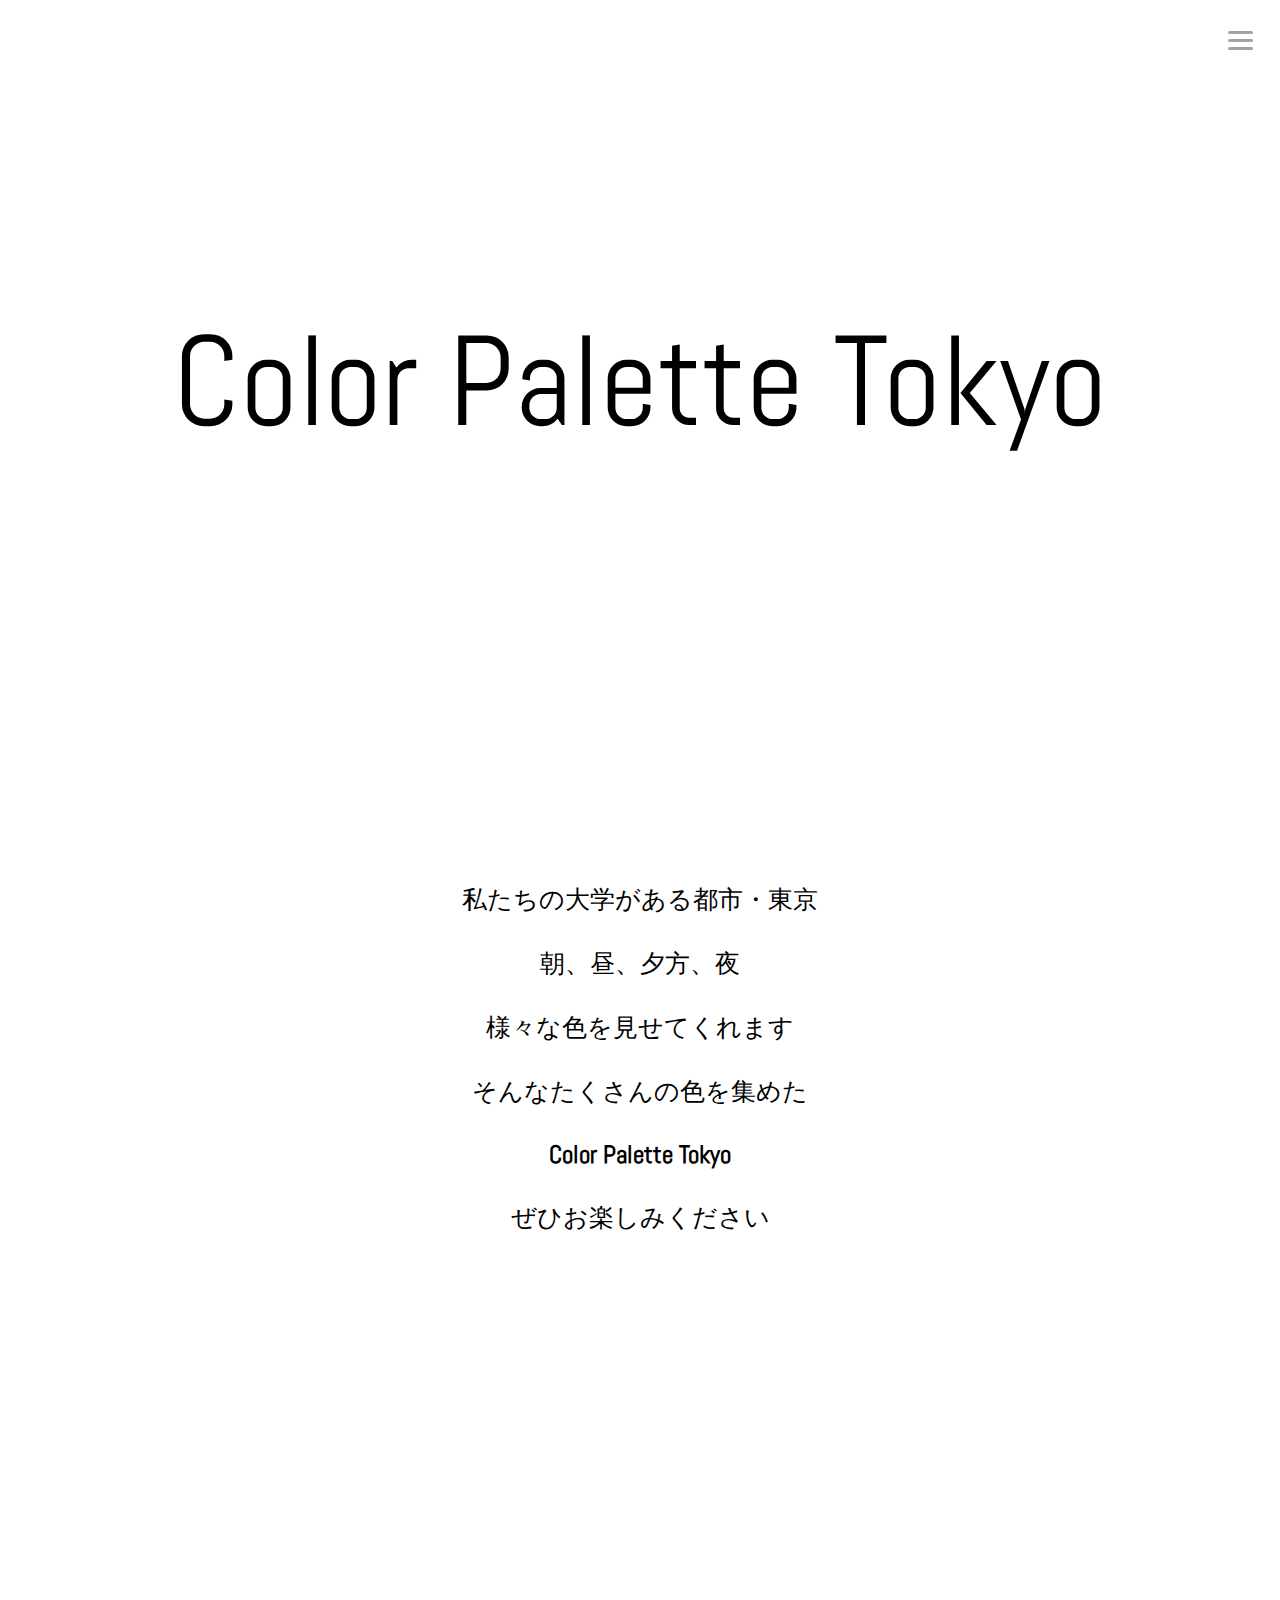
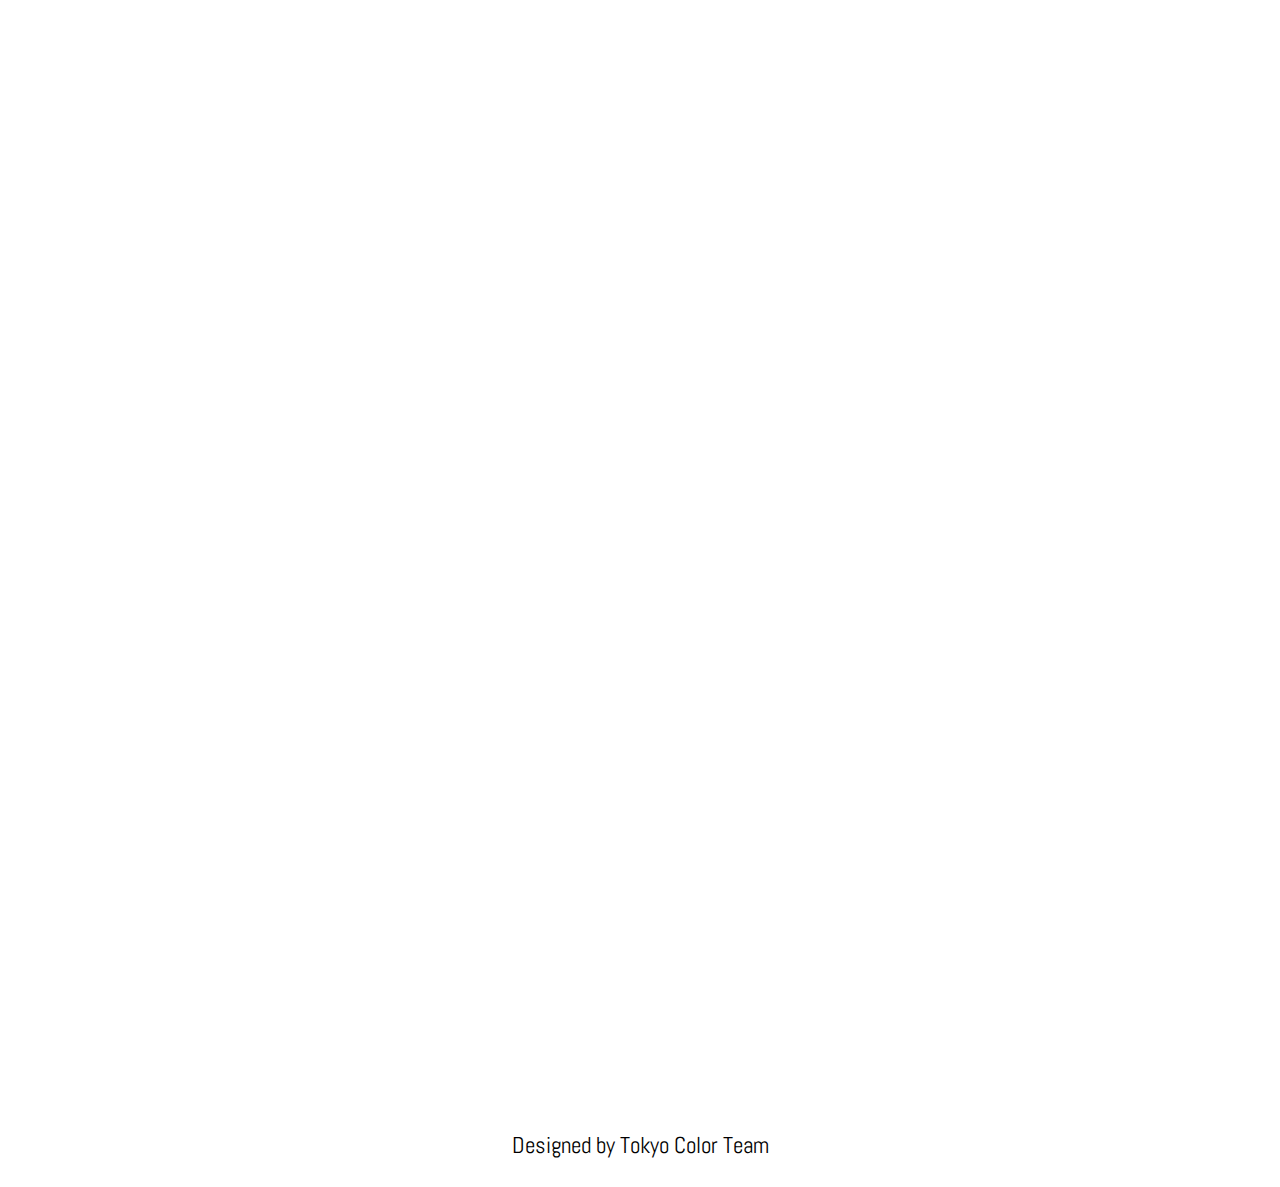
<file: docs/index.html>
<!DOCTYPE html>
<html lang="ja">
<head>
    <meta charset="UTF-8">
    <meta name="viewport" content="width=device-width, initial-scale=1.0">
    <title>Color Palette Tokyo</title>
    <link rel="stylesheet" href="style.css">
    <link rel="stylesheet" href="https://fonts.googleapis.com/css2?family=Abel&display=swap">
    <script src="script.js"></script>
</head>
<body>
    
        <div class="hamburger-menu">
            <input type="checkbox" id = "menu-btn-check">
            <label for="menu-btn-check" class="menu-btn"><span></span></label>
            <!--ここからメニュー-->
            <div class="menu-content">
                <ul>
                    <li>
                        <a href="index.html">TOP</a>
                    </li>
                    <li>
                        <a href="morning/index.html">MORNING</a>
                    </li>
                    <li>
                        <a href="afternoon/index.html">AFTERNOON</a>
                    </li>
                    <li>
                        <a href="evening/index.html">EVENING</a>
                    </li>
                    <li>
                        <a href="night/index.html">NIGHT</a>
                    </li>
                </ul>
            </div>
            <!--ここまでメニュー-->
        </div>

        <!--ローディング画面-->
        <div id="loading">
            <div class="load-logo"></div>
        </div>

        <!--ローディングコンテンツ-->
        <div class="gallery">
            <div class="item">
                <div alt="" class="img_load"></div>
            </div>
            <div class="item">
                <div alt="" class="img_load"></div>
            </div>
        </div>

    <header class="header" >Color Palette Tokyo</header>
     <div class="maintext" >私たちの大学がある都市・東京<br>
        <br>
        朝、昼、夕方、夜<br>
        <br>
        様々な色を見せてくれます<br>
        <br>
        そんなたくさんの色を集めた<br>
        <br>
        <span>Color Palette Tokyo</span><br>
        <br>
        ぜひお楽しみください<br>
        <br>
     </div>

     <div class="scroll-down" id="type01">
        <a>Scroll</a>
     </div>
        
        <section class="palette">
            <div class="time-period">
                <h2>MORNING</h2>
                <div class="images">
                    <div>
                        <a href="morning/index.html#mo_1"><img src="images/web_mo_1.png" alt="morning_color1" class = "image"></a>
                        <p class="morning_color1">#am9:32</p>
                    </div>
                    <div>
                        <a href="morning/index.html#mo_2"><img src="images/web_mo_2.png" alt="morning_color2" class="image"></a>
                        <p class="morning_color2" >#am10:56</p>
                    </div>
                    <div>
                        <a href="morning/index.html#mo_3"><img src="images/web_mo_3.png" alt="morning_color3" class="image"></a>
                        <p class="morning_color3">#am7:21</p>
                    </div>
                </div>
            </div>

            <div class="time-period">
                <h2>AFTERNOON</h2>
                <div class="images">
                    <div>
                        <a href="afternoon/index.html#af_1"><img src="images/web_af_1.png" alt="afternoon_color1" class="image"></a>
                        <p class="afternoon_color1">#pm0:08</p>
                    </div>
                    <div>
                        <a href="afternoon/index.html#af_2"><img src="images/web_af_2.png" alt="afternoon_color2" class="image"></a>
                        <p class="afternoon_color2">#pm1:24</p>
                    </div>
                    <div>
                        <a href="afternoon/index.html#af_3"><img src="images/web_af_3.png" alt="afternoon_color3" class="image"></a>
                        <p class="afternoon_color3">#pm2:55</p>
                    </div>
                </div>
            </div>

            <div class="time-period">
                <h2>EVENING</h2>
                <div class="images">
                    <div>
                        <a href="evening/index.html#ev_1"><img src="images/web_ev_1.png" alt="evening_color1" class="image"></a>
                        <p class="evening_color1">#pm7:08</p>
                    </div>
                    <div>
                        <a href="evening/index.html#ev_2"><img src="images/web_ev_2.png" alt="evening_color2" class="image"></a>
                        <p class="evening_color2">#pm6:00</p>
                    </div>
                    <div>
                        <a href="evening/index.html#ev_3"><img src="images/web_ev_3.png" alt="evening_color3" class="image"></a>
                        <p class="evening_color3">#pm4:13</p>
                    </div>
                </div>
            </div>

            <div class="time-period">
                <h2>NIGHT</h2>
                <div class="images">
                    <div>
                        <a href="night/index.html#n_1"><img src="images/web_ni_1.png" alt="night_color1" class="image"></a>
                        <p class="night_color1">#pm8:12</p>
                    </div>
                    <div>
                        <a href="night/index.html#n_2"><img src="images/web_ni_2.png" alt="night_color2" class="image"></a>
                        <p class="night_color2">#pm7:31</p>
                    </div>
                    <div>
                        <a href="night/index.html#n_3"><img src="images/web_ni_3.png" alt="night_color3" class="image"></a>
                        <p class="night_color3">#pm6:40</p>
                    </div>
                </div>
            </div>
        </section>
    
    <footer>
        <p>Designed by Tokyo Color Team</p>
    </footer>
</body>
</html>
</file>
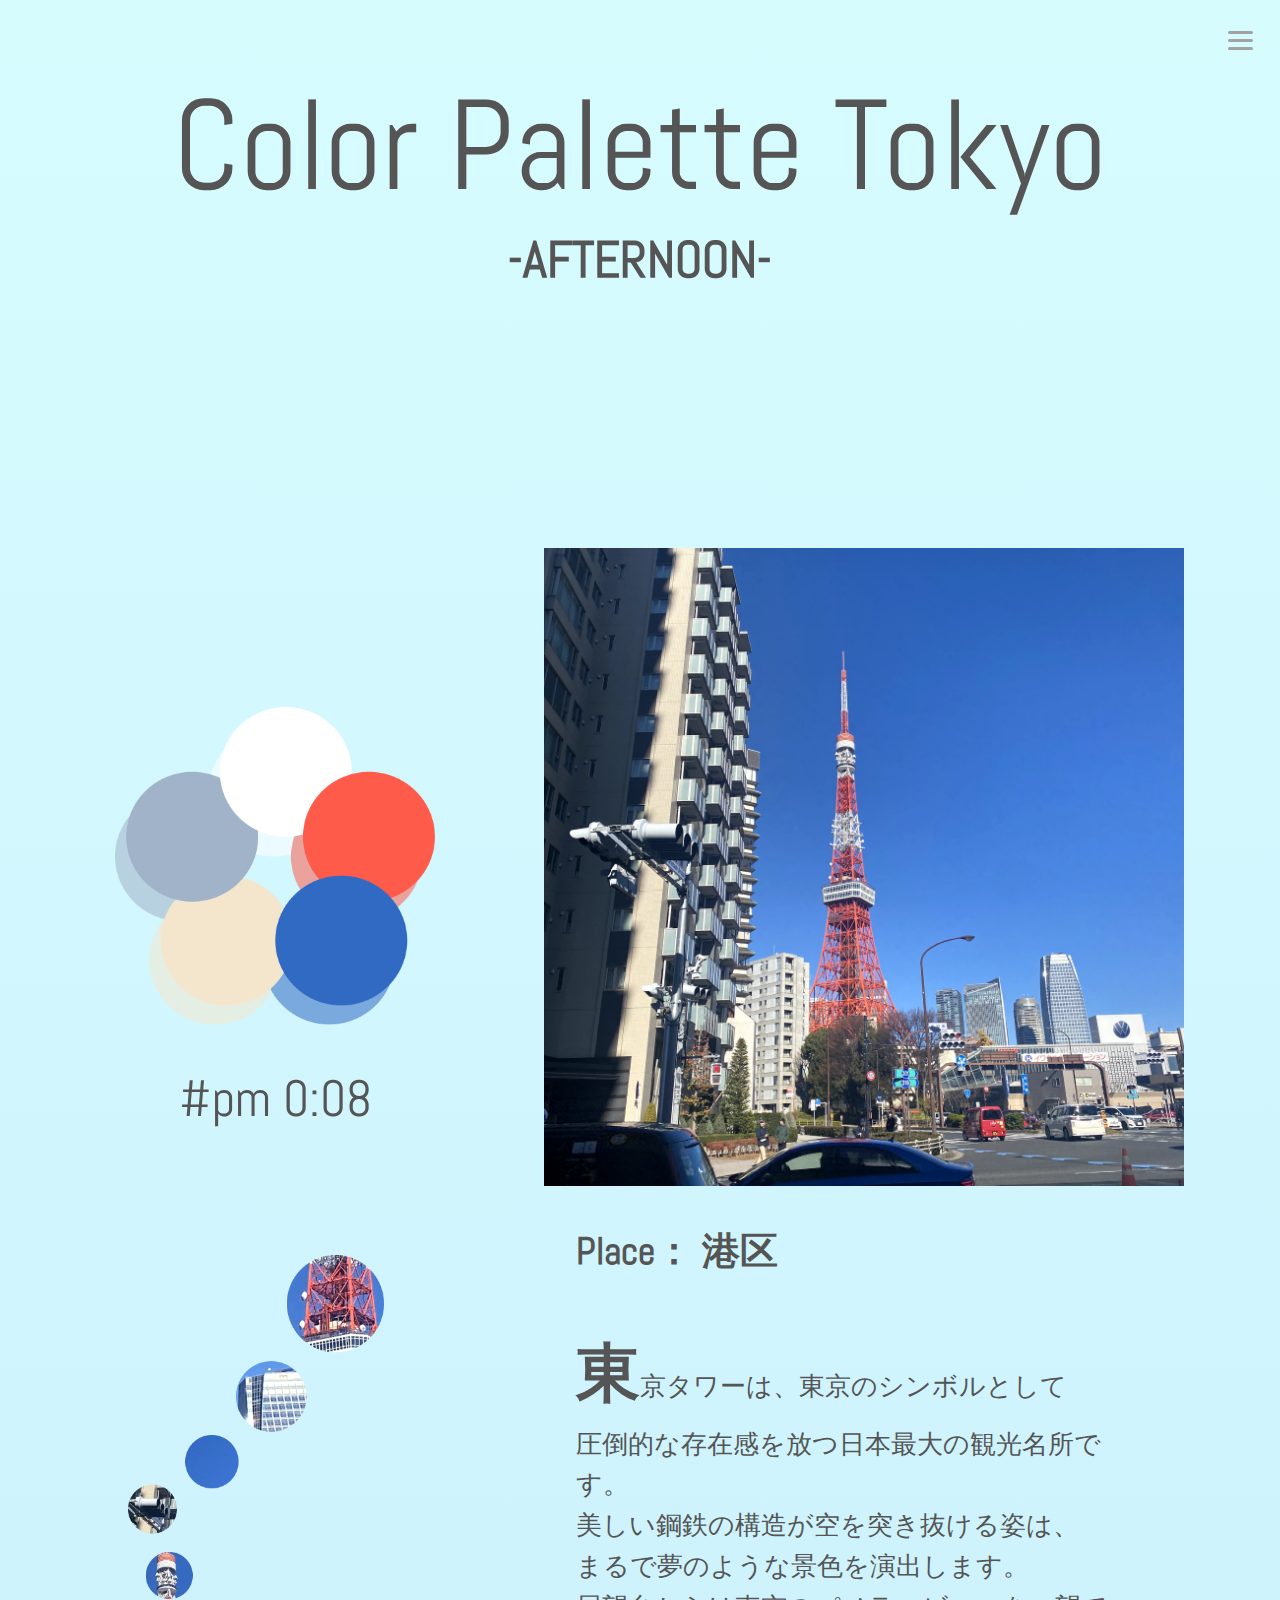
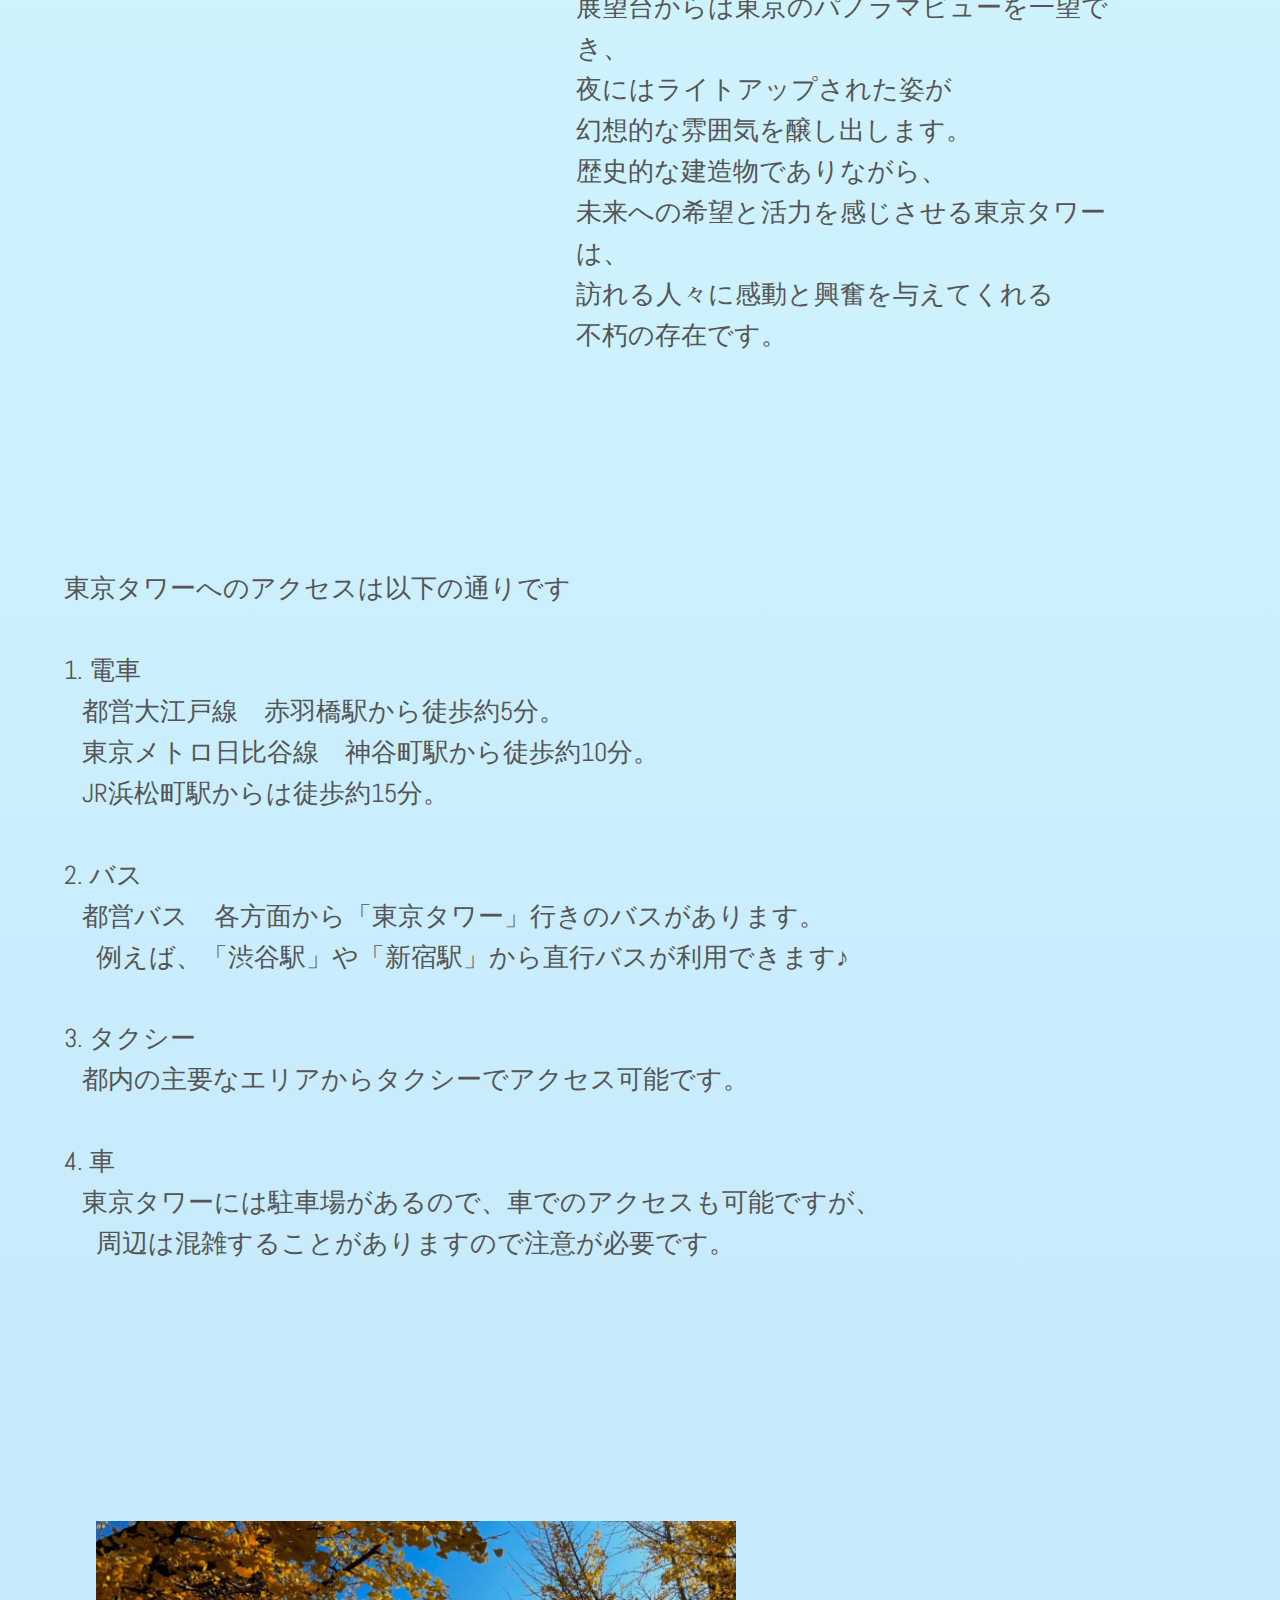
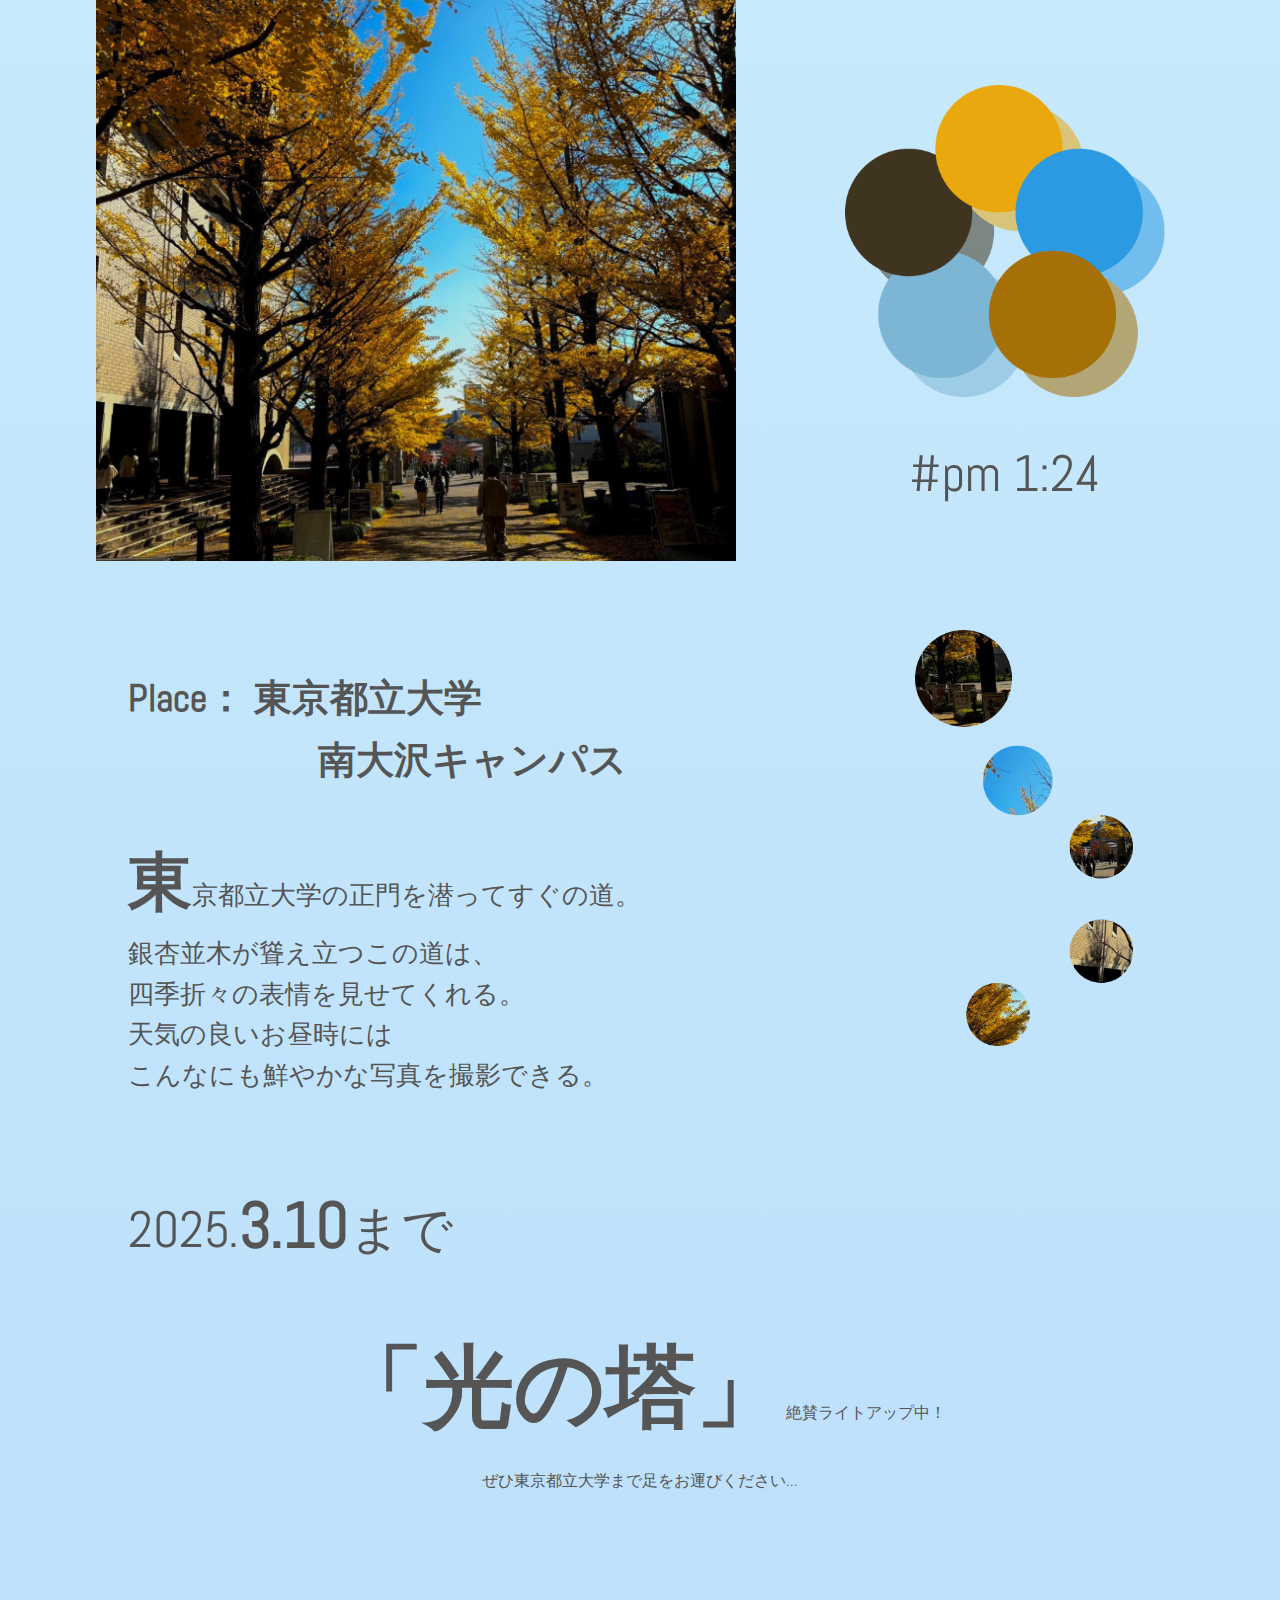
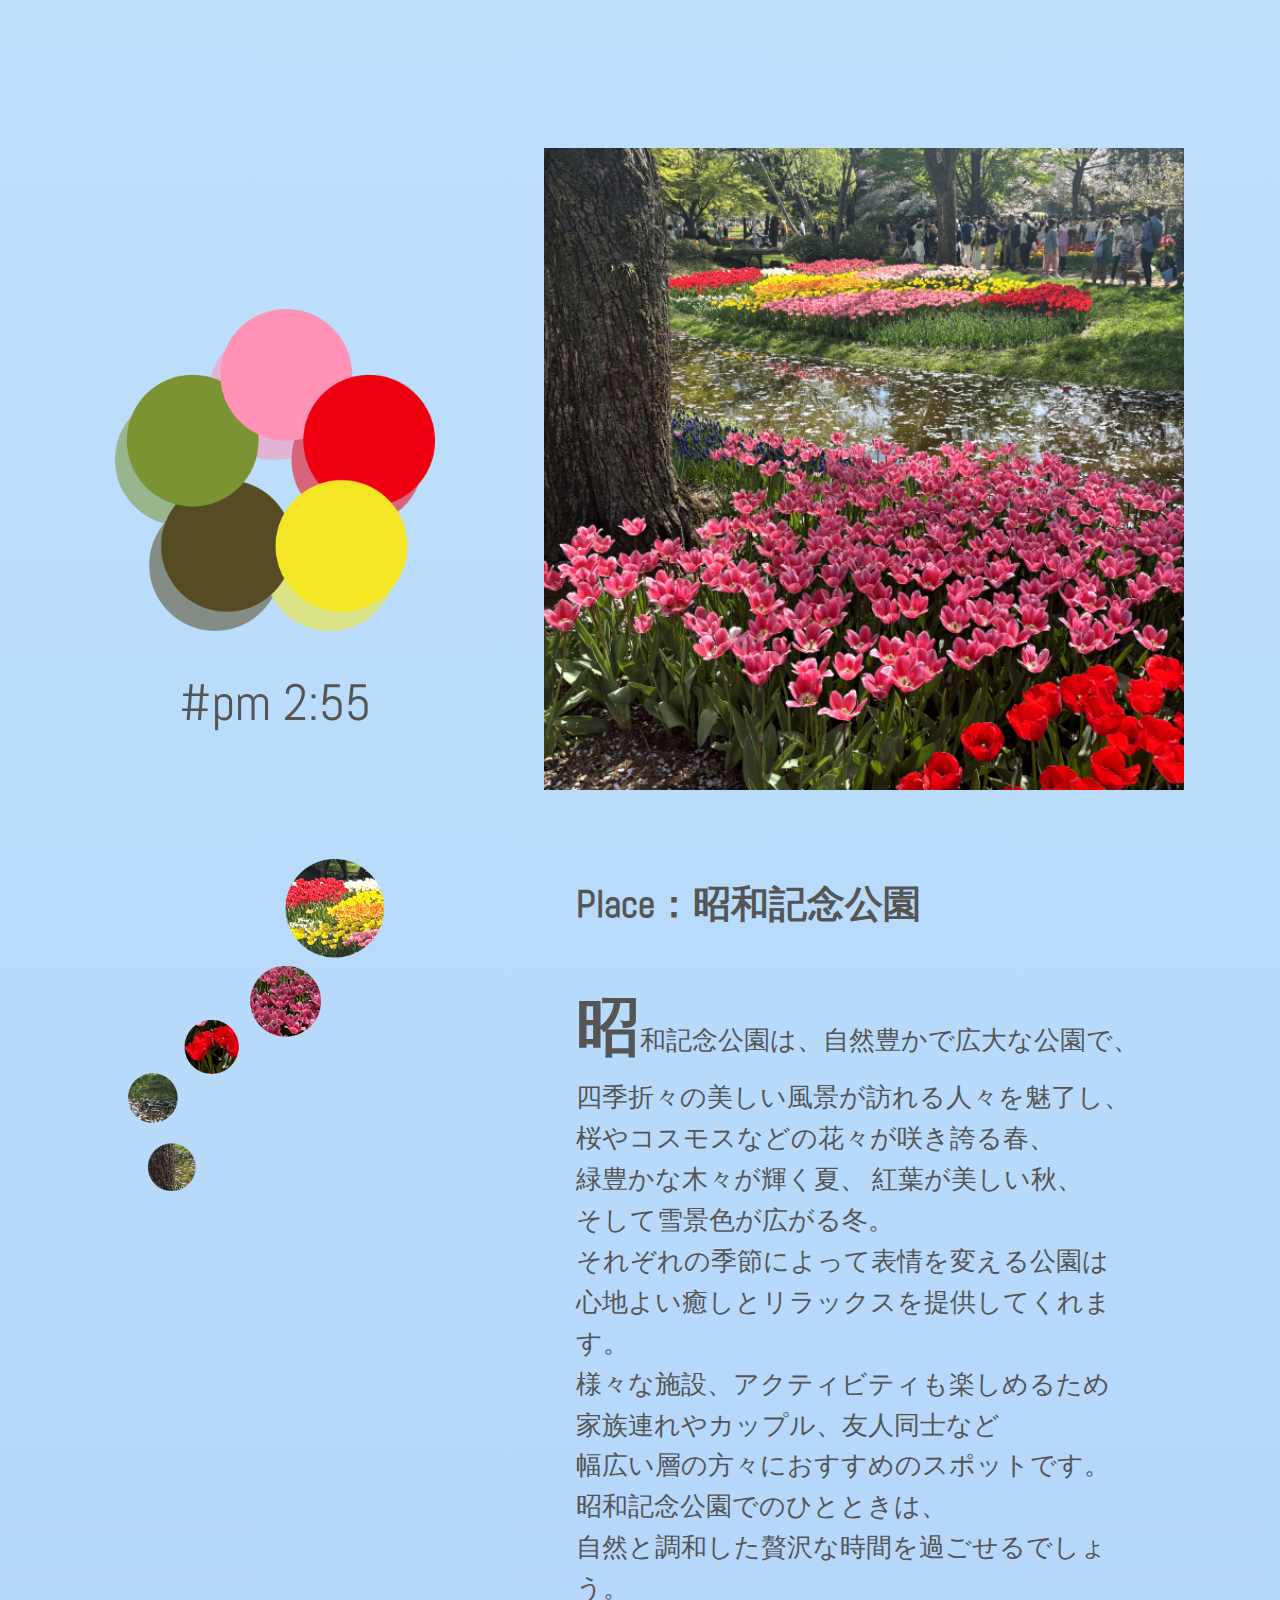
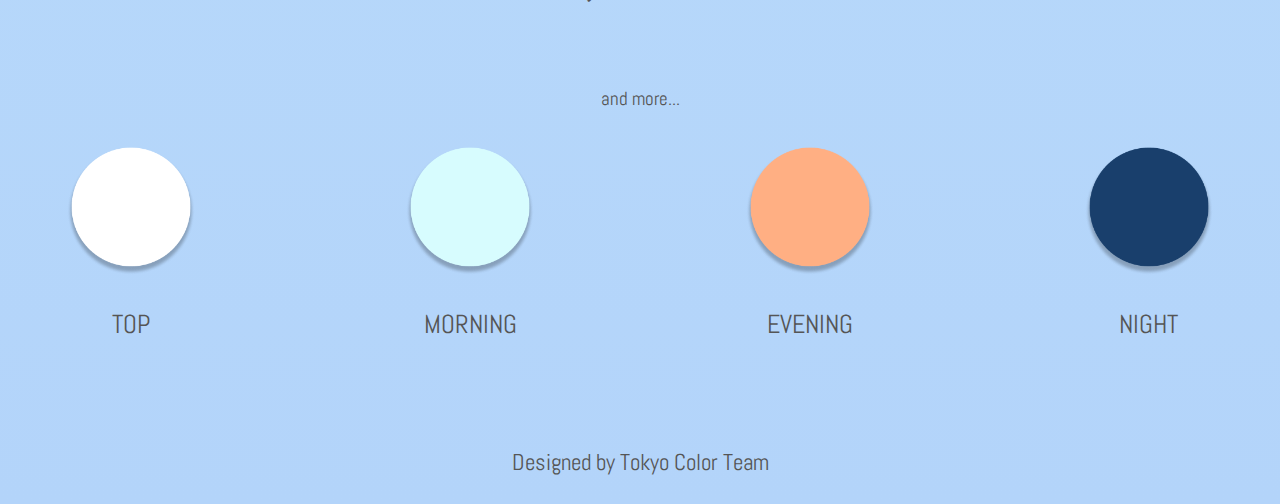
<file: docs/afternoon/index.html>
<!DOCTYPE html>
<html lang="ja">
<head>
    <meta charset="UTF-8">
    <meta name="viewport" content="width=device-width, initial-scale=1.0">
    <title>Color Palette Tokyo</title>
    <link rel="stylesheet" href="../style.css">
    <link rel="stylesheet" href="https://fonts.googleapis.com/css2?family=Abel&display=swap">
    <script src="../script.js"></script>
</head>

<body class="body-afternoon">

    <!--ローディング画面-->
    <div id="loading">
        <div class="load-logo"></div>
    </div>

    <!--ローディングコンテンツ-->
    <div class="gallery">
        <div class="item">
            <div alt="" class="img_load"></div>
        </div>
        <div class="item">
            <div alt="" class="img_load"></div>
        </div>
    </div>

    <div class="hamburger-menu">
        <input type="checkbox" id = "menu-btn-check">
        <label for="menu-btn-check" class="menu-btn"><span></span></label>
        <!--ここからメニュー-->
        <div class="menu-content">
            <ul>
                <li>
                    <a href="../index.html">TOP</a>
                </li>
                <li>
                    <a href="../morning/index.html">MORNING</a>
                </li>
                <li>
                    <a href="index.html">AFTERNOON</a>
                </li>
                <li>
                    <a href="../evening/index.html">EVENING</a>
                </li>
                <li>
                    <a href="../night/index.html">NIGHT</a>
                </li>
            </ul>
        </div>
        <!--ここまでメニュー-->
    </div>

    <header class="header2">
        <a class="no-change" href="../index.html" style="text-decoration: none;">Color Palette Tokyo</a>
    </header>

    <h3>-AFTERNOON-</h3>
    
    <div class="section1">
        <img src="images/web_af_tower.png" alt="afternoon_1" class="seen1"  id="af_1">
        <img src="images/web_af_flower1.png" alt="afternoon_color1" class="color-flower1">
        <p class="time-color1">#pm 0:08</p>

        <div class="im-ni1">
            <img src="images/web_af_drops1.png" alt="af_colorcircle1" class="drops1">
            <p class="color-text1"><span style="font-size: 3vw;">Place： 港区</span><br>
                <br>
                <span class="kaigyo"><span style=font-size:5vw>東</span>京タワーは、東京のシンボルとして</span>
                <span class="kaigyo">圧倒的な存在感を放つ日本最大の観光名所です。</span>
                <span class="kaigyo">美しい鋼鉄の構造が空を突き抜ける姿は、</span>
                <span class="kaigyo">まるで夢のような景色を演出します。</span>
                <span class="kaigyo">展望台からは東京のパノラマビューを一望でき、</span>
                <span class="kaigyo">夜にはライトアップされた姿が</span>
                <span class="kaigyo">幻想的な雰囲気を醸し出します。</span>
                <span class="kaigyo">歴史的な建造物でありながら、</span>
                <span class="kaigyo">未来への希望と活力を感じさせる東京タワーは、</span>
                <span class="kaigyo">訪れる人々に感動と興奮を与えてくれる</span>
                <span class="kaigyo">不朽の存在です。</span>
            </p>
        </div>
    </div>

    <div>
        <p class="acsess"><br><br><br>東京タワーへのアクセスは以下の通りです<br>
            <br>
            1. 電車<br>
               都営大江戸線　赤羽橋駅から徒歩約5分。<br>
               東京メトロ日比谷線　神谷町駅から徒歩約10分。<br>
               JR浜松町駅からは徒歩約15分。<br>
            <br>
            2. バス<br>
               都営バス　各方面から「東京タワー」行きのバスがあります。
            <span class="kaigyo">　 例えば、「渋谷駅」や「新宿駅」から直行バスが利用できます♪</span><br>
            <br>
            3. タクシー<br>
               都内の主要なエリアからタクシーでアクセス可能です。<br>
            <br>
            4. 車<br>
               東京タワーには駐車場があるので、車でのアクセスも可能ですが、
            <span class="kaigyo">　 周辺は混雑することがありますので注意が必要です。</span><br>

        </p>
    </div>

    <div class="section2">
        <img src="images/web_af_campus.png" alt="afternoon_color2" class="seen2" id="af_2">
        <img src="images/web_af_flower2.png" alt="afternoon_color2" class="color-flower2">
        <p class="time-color2">#pm 1:24</p>

        <div class="im-ni2">
            <img src="images/web_af_drops2.png" alt="afternoon_drops2" class="drops2">
            <p class="color-text2"><span style="font-size: 3vw;">Place： 東京都立大学<br>　　　　　南大沢キャンパス</span><br>
                <br>
                <span class="kaigyo"><span style=font-size:5vw>東</span>京都立大学の正門を潜ってすぐの道。</span>
                <span class="kaigyo">銀杏並木が聳え立つこの道は、</span>
                <span class="kaigyo">四季折々の表情を見せてくれる。</span>
                <span class="kaigyo">天気の良いお昼時には</span>
                <span class="kaigyo">こんなにも鮮やかな写真を撮影できる。</span>
                </p>
        </div>
    </div>
    
    <div>
        <p class="senden">2025.<span style="font-size: 5vw;">3.10</span>まで<br>
            <div class="senden2">
            <span style="font-size: 7vw;" >「光の塔」</span>絶賛ライトアップ中！<br>
            <br>
            ぜひ東京都立大学まで足をお運びください…
            </div>
    </div>

    <div class="section1">
        <img src="images/web_af_showa.png" alt="afternoon_1" class="seen1" id="af_3">
        <img src="images/web_af_flower3.png" alt="afternoon_color1" class="color-flower1">
        <!--↓ここで画像横のカラーコード変更する↓-->
        <p class="time-color1">#pm 2:55</p>

        <div class="im-ni1">
            <img src="images/web_af_fdrops3.png" alt="afternoon_colorcircle3" class="drops1">
            <p class="color-text1"><span style="font-size: 3vw;"><br>Place：昭和記念公園 </span><br>
                <br>
                <span class="kaigyo"><span style=font-size:5vw>昭</span>和記念公園は、自然豊かで広大な公園で、</span>
                <span class="kaigyo">四季折々の美しい風景が訪れる人々を魅了し、</span>
                <span class="kaigyo">桜やコスモスなどの花々が咲き誇る春、</span>
                <span class="kaigyo">緑豊かな木々が輝く夏、</span>
                <span class="kaigyo">紅葉が美しい秋、</span>
                <span class="kaigyo">そして雪景色が広がる冬。</span>
                <span class="kaigyo">それぞれの季節によって表情を変える公園は</span>
                <span class="kaigyo">心地よい癒しとリラックスを提供してくれます。</span>
                <span class="kaigyo">様々な施設、アクティビティも楽しめるため</span>
                <span class="kaigyo">家族連れやカップル、友人同士など</span>
                <span class="kaigyo">幅広い層の方々におすすめのスポットです。</span>
                <span class="kaigyo">昭和記念公園でのひとときは、</span>
                <span class="kaigyo">自然と調和した贅沢な時間を過ごせるでしょう。</span>
            </p>
        </div>
    </div>

    <div class="more">
            <p>and more...</p>
        <div class="more-palette">
                <div class="circle">
                    <a href="../index.html"><img src="../images/web_more_top.png" alt="icon-top" class="more-icon"></a>
                    <p class="more-text">TOP</p>
                </div>
                <div class="circle">
                    <a href="../morning/index.html"><img src="../images/web_more_morning.png" alt="icon-morning" class="more-icon"></a>
                    <p class="more-text">MORNING</p>
                </div>
                <div class="circle">
                    <a href="../evening/index.html"><img src="../images/web_more_evening.png" alt="icon-evening" class="more-icon"></a>
                    <p class="more-text">EVENING</p>
                </div>
                <div class="circle">
                    <a href="../night/index.html"><img src="../images/web_more_night.png" alt="icon-night" class="more-icon"></a>
                    <p class="more-text">NIGHT</p>
            </div>
        </div>
    </div>
    　<footer>
        <p>Designed by Tokyo Color Team</p>
    </footer>
</body>
</html>
</file>
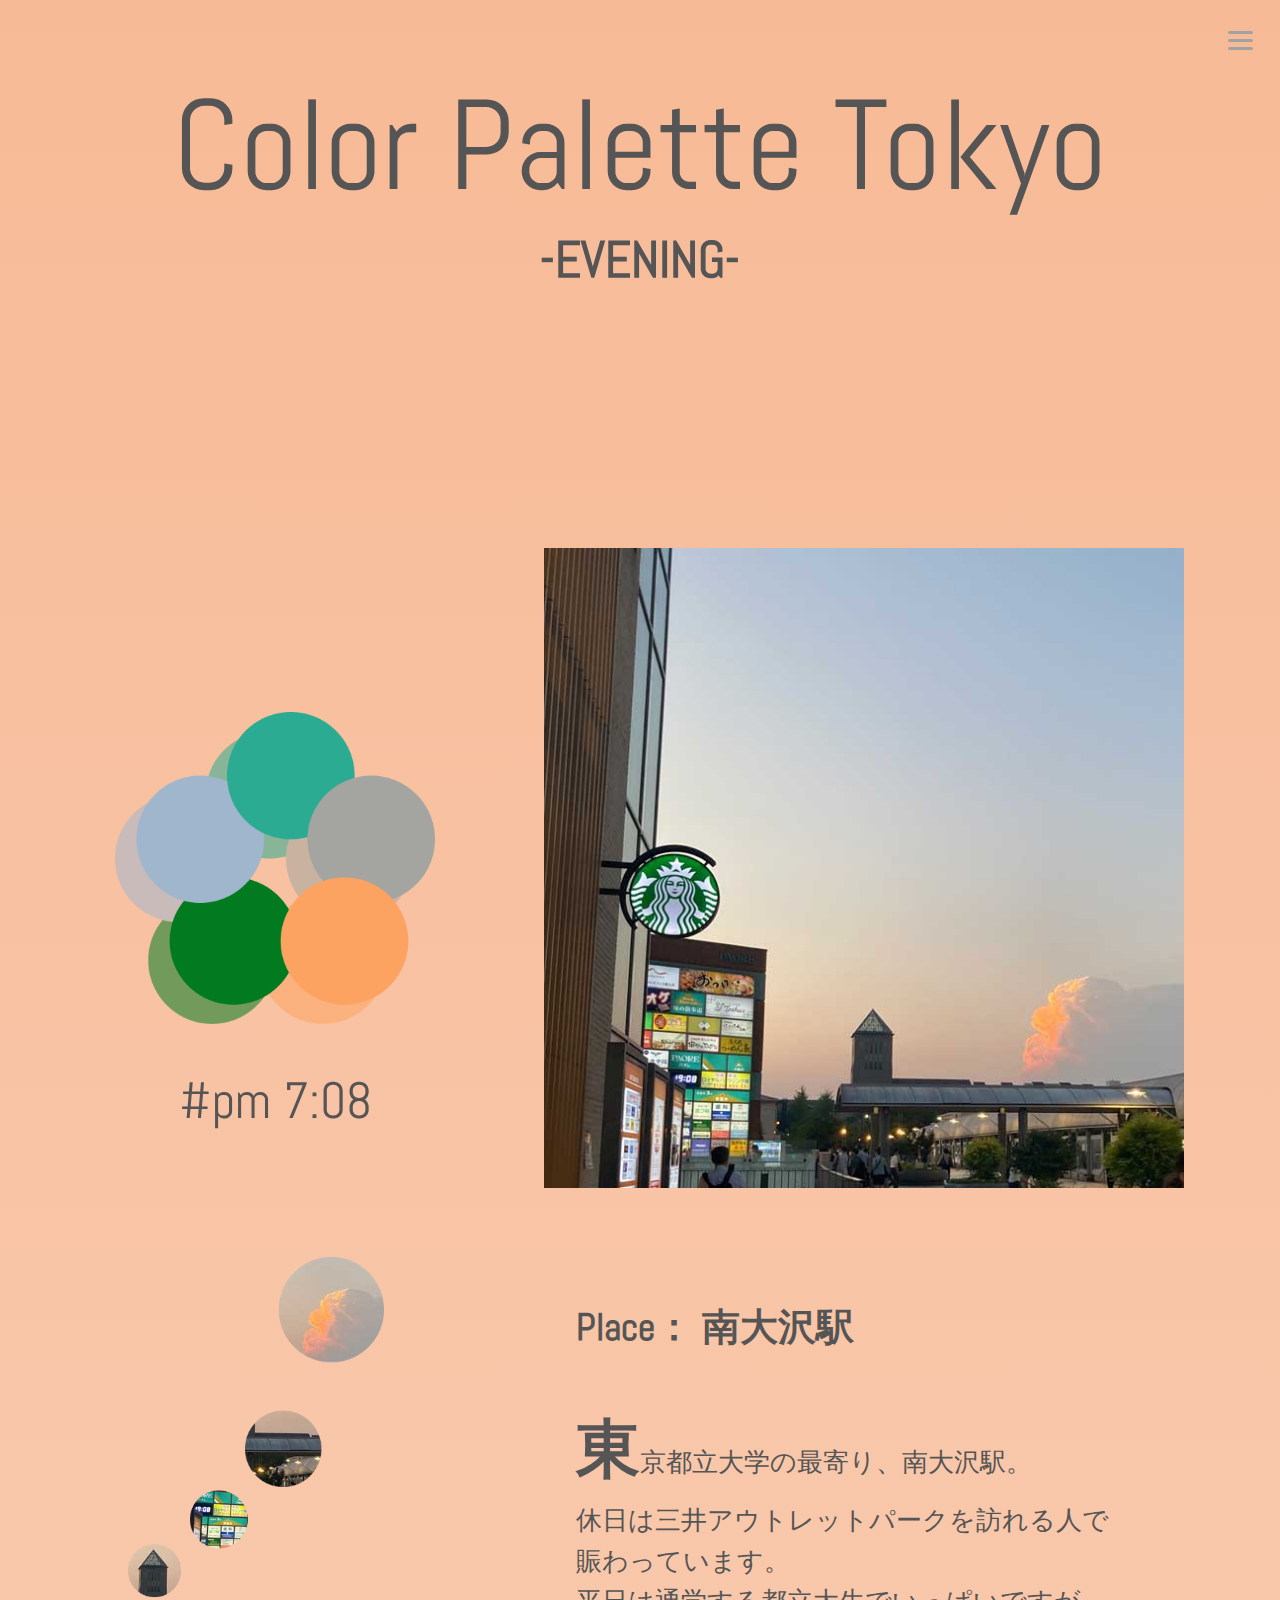
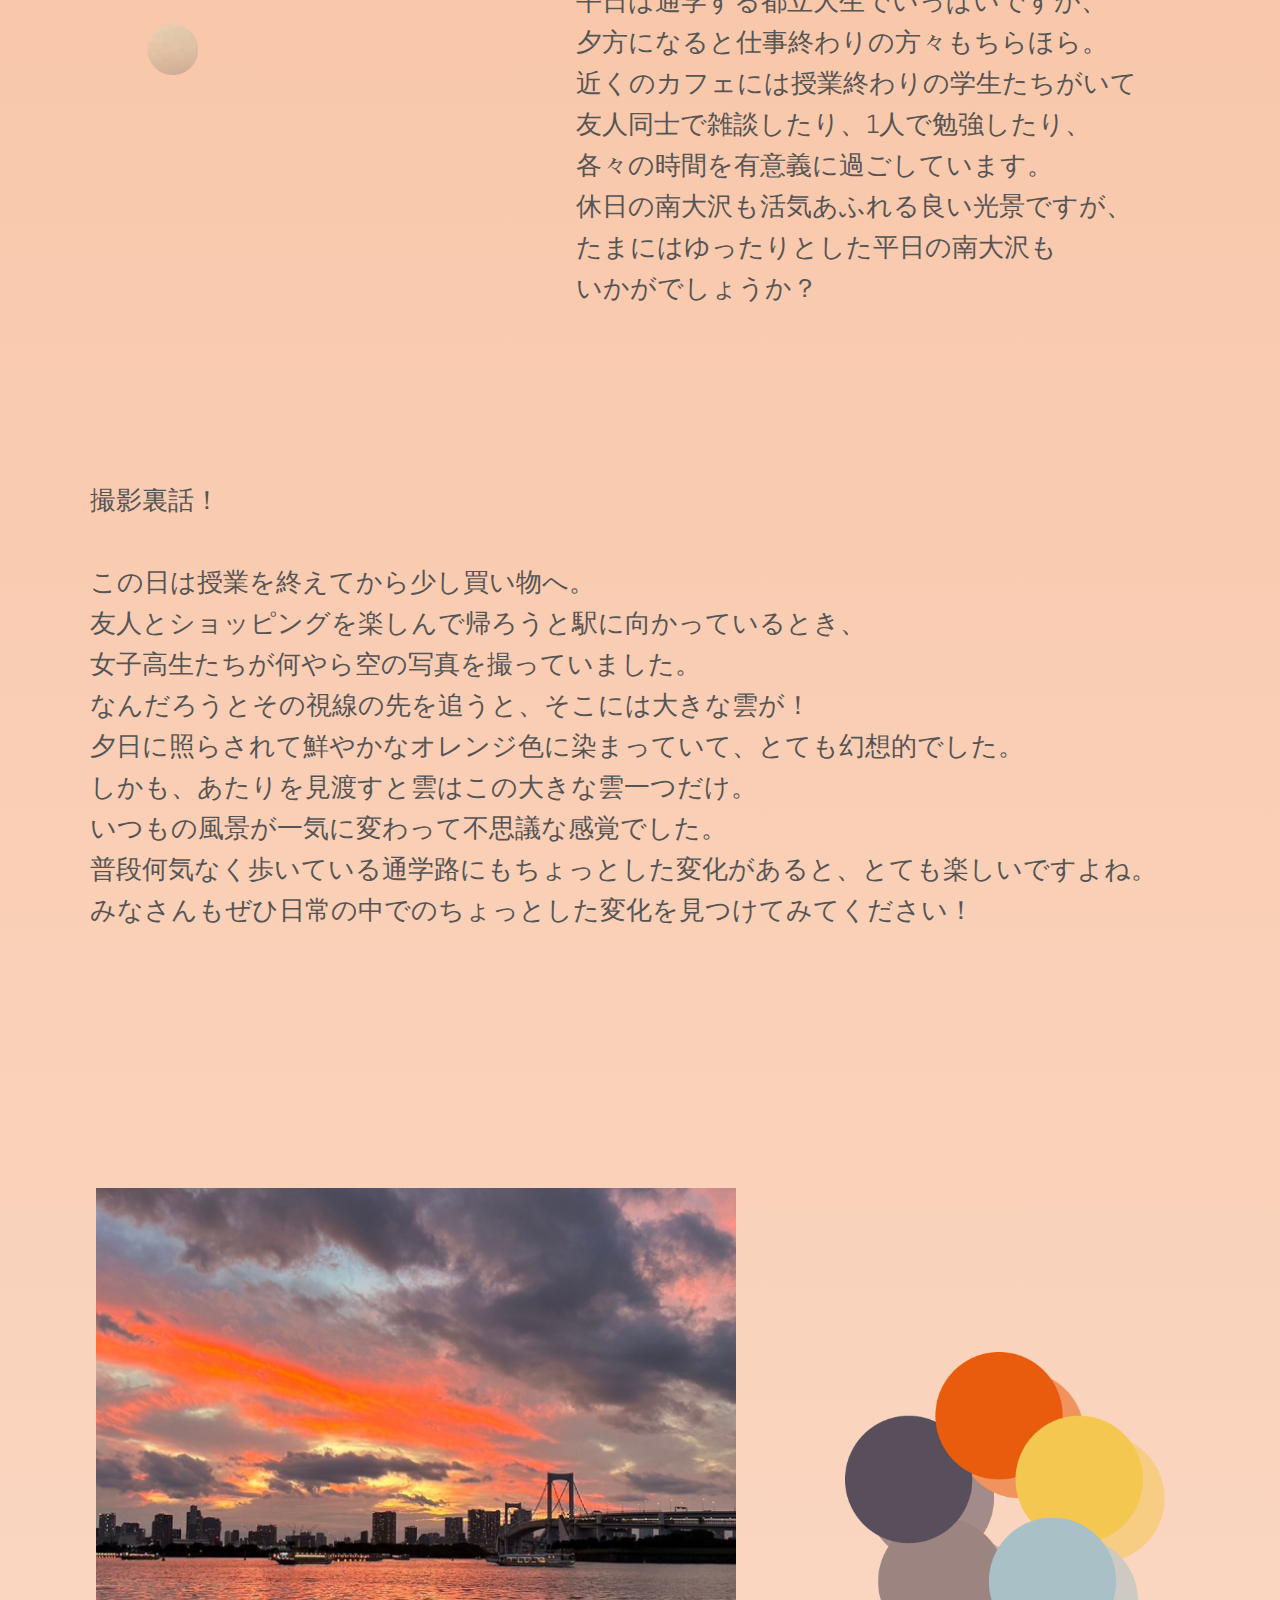
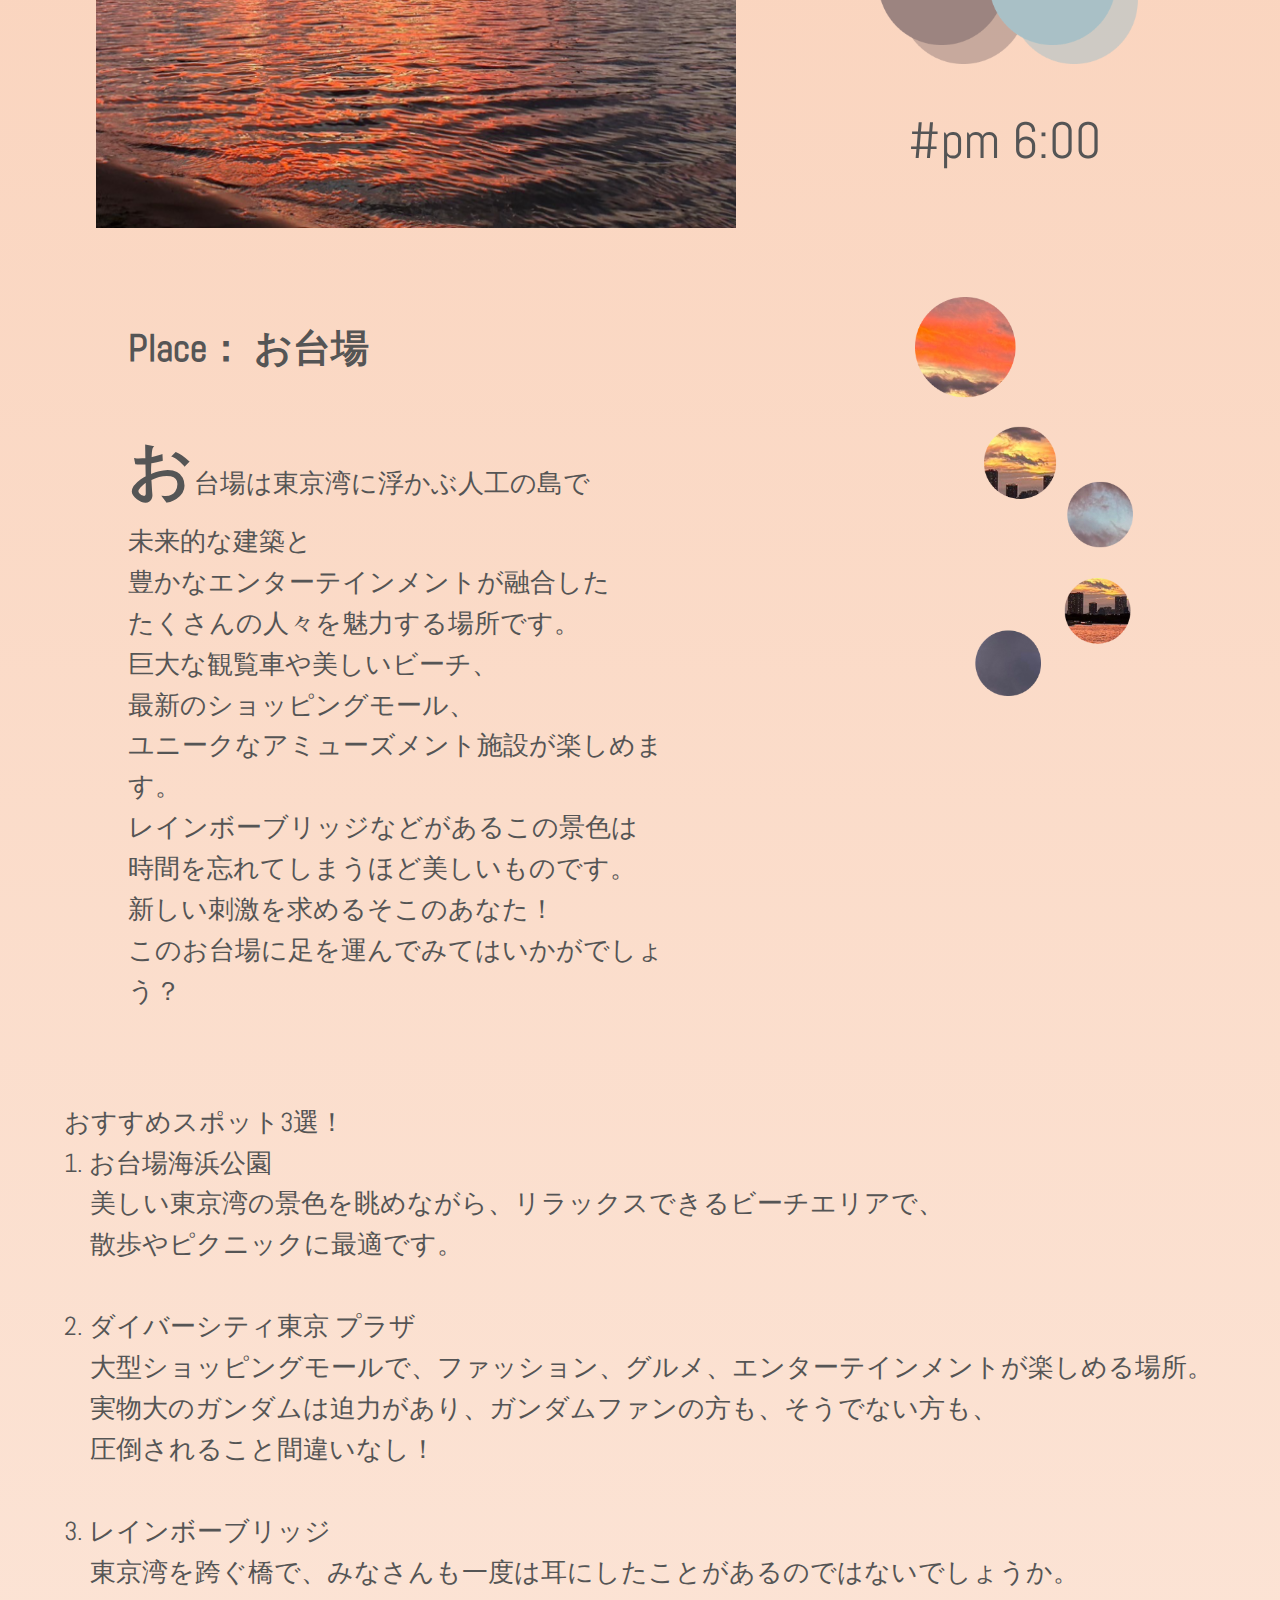
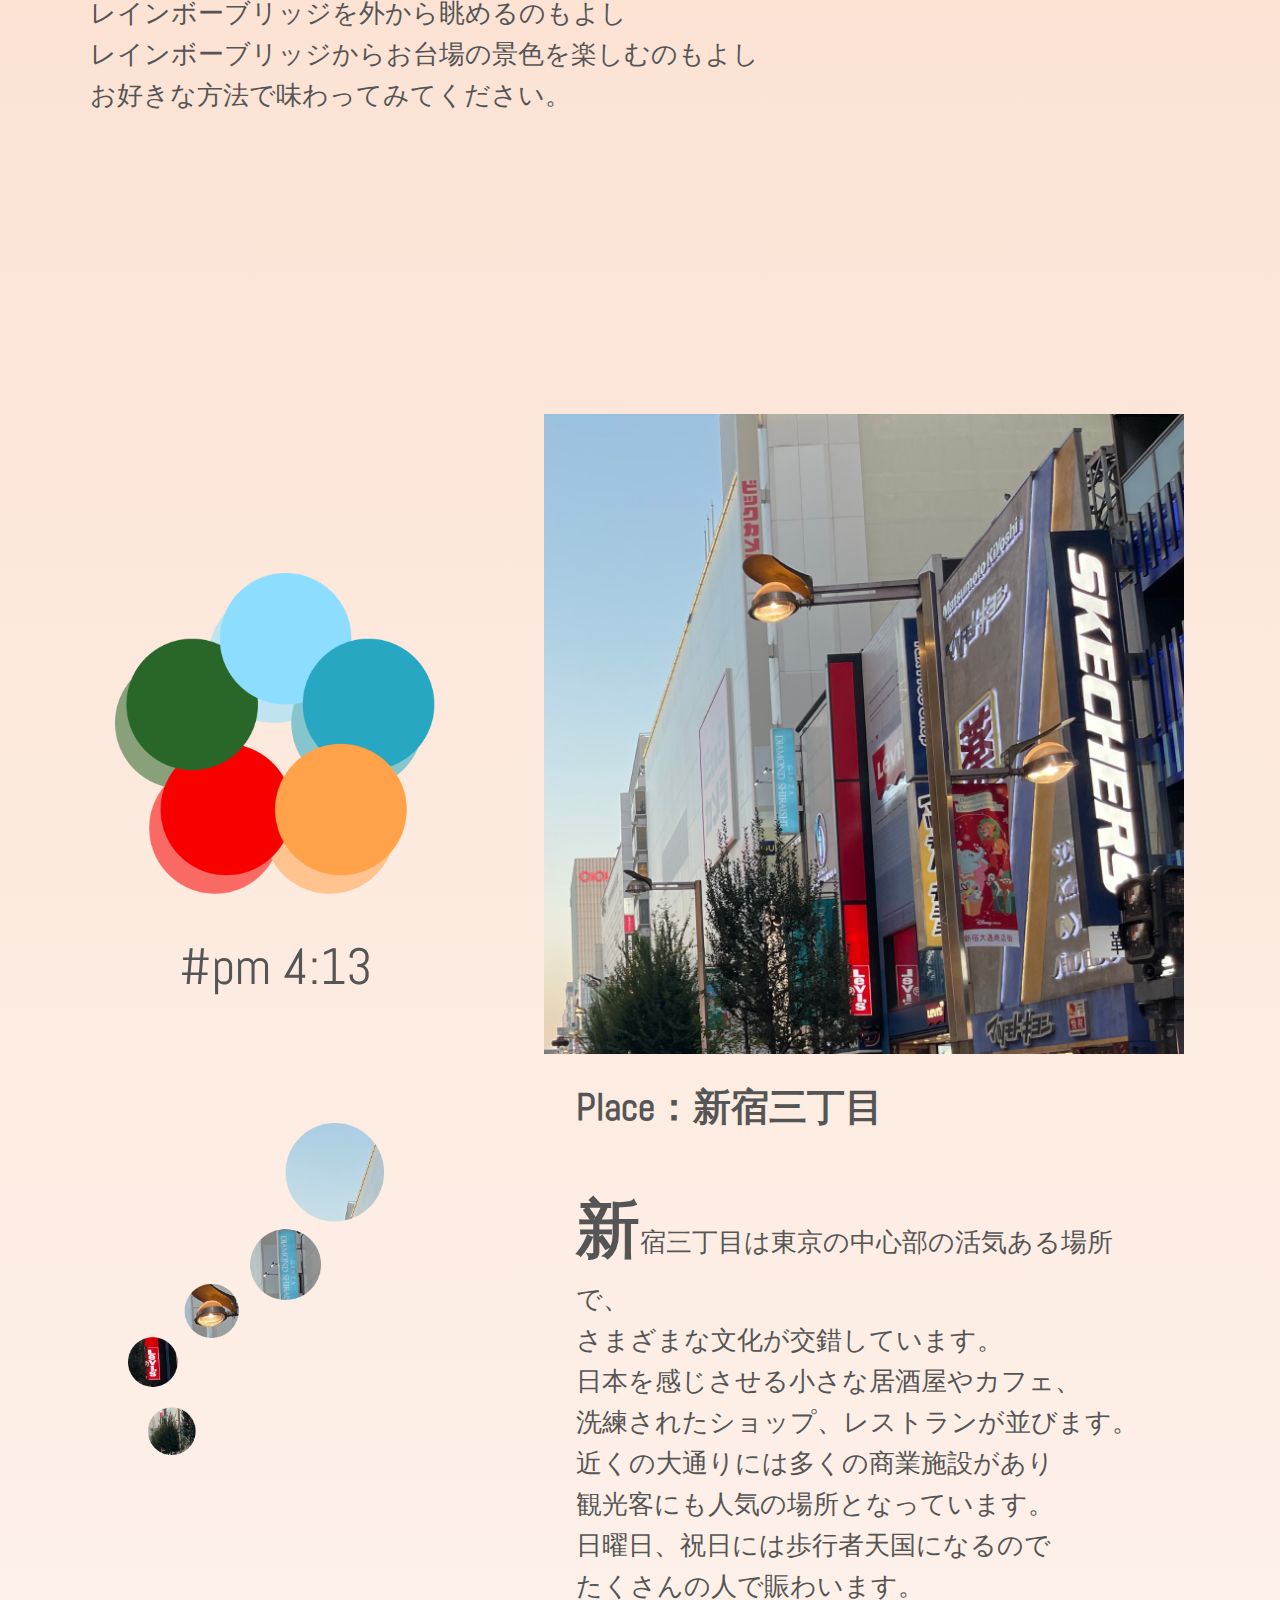
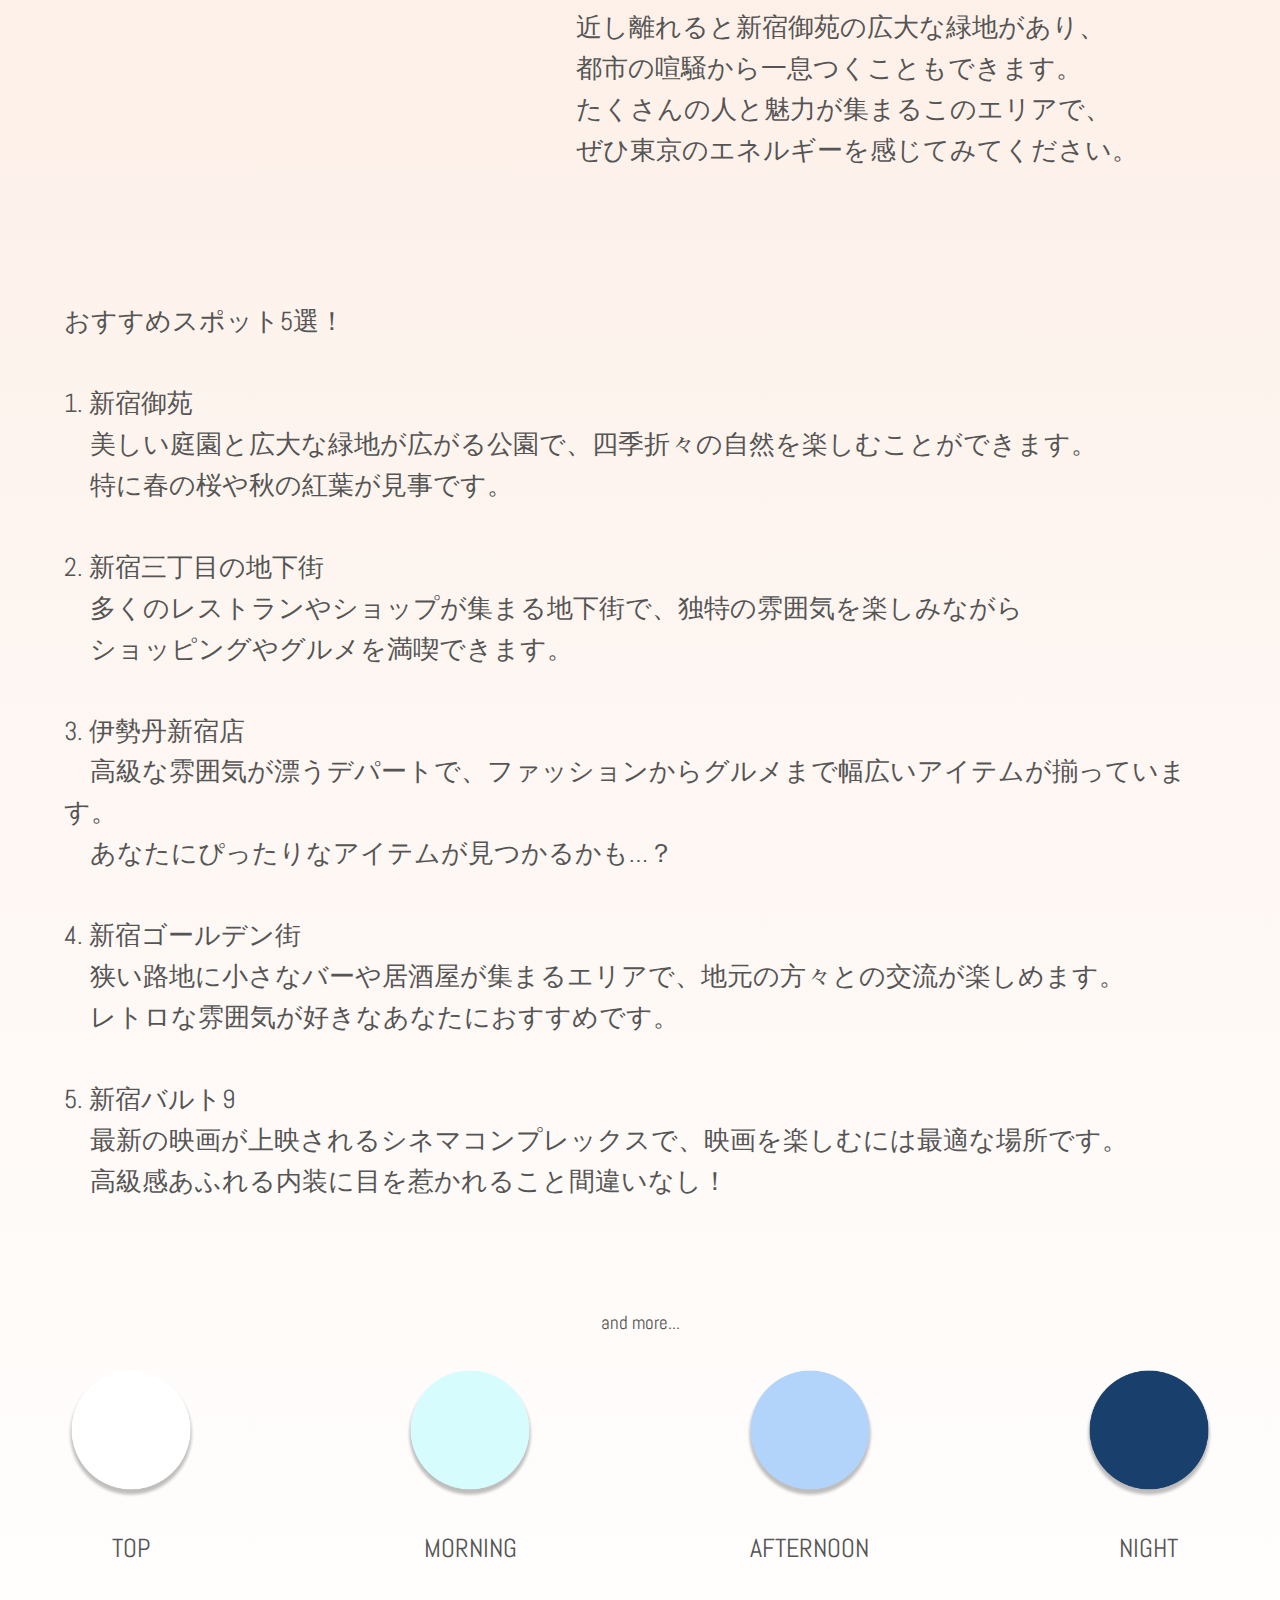
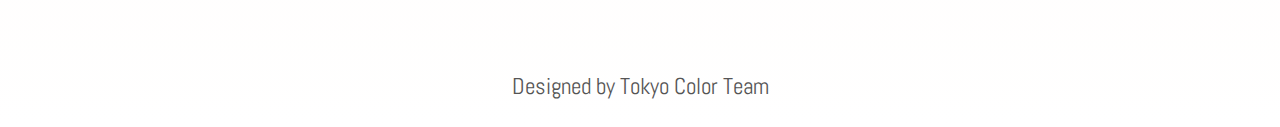
<file: docs/evening/index.html>
<!DOCTYPE html>
<html lang="ja">
<head>
    <meta charset="UTF-8">
    <meta name="viewport" content="width=device-width, initial-scale=1.0">
    <title>Color Palette Tokyo</title>
    <link rel="stylesheet" href="../style.css">
    <link rel="stylesheet" href="https://fonts.googleapis.com/css2?family=Abel&display=swap">
    <script src="../script.js"></script>
</head>

<body class="body-evening">

    <!--ローディング画面-->
    <div id="loading">
        <div class="load-logo"></div>
    </div>

    <!--ローディングコンテンツ-->
    <div class="gallery">
        <div class="item">
            <div alt="" class="img_load"></div>
        </div>
        <div class="item">
            <div alt="" class="img_load"></div>
        </div>
    </div>

    <div class="hamburger-menu">
        <input type="checkbox" id = "menu-btn-check">
        <label for="menu-btn-check" class="menu-btn"><span></span></label>
        <!--ここからメニュー-->
        <div class="menu-content">
            <ul>
                <li>
                    <a href="../index.html">TOP</a>
                </li>
                <li>
                    <a href="../morning/index.html">MORNING</a>
                </li>
                <li>
                    <a href="../afternoon/index.html">AFTERNOON</a>
                </li>
                <li>
                    <a href="index.html">EVENING</a>
                </li>
                <li>
                    <a href="../night/index.html">NIGHT</a>
                </li>
            </ul>
        </div>
        <!--ここまでメニュー-->
    </div>

    <header class="header2">
        <a class="no-change" href="../index.html" style="text-decoration: none;">Color Palette Tokyo</a>
    </header>

    <h3>-EVENING-</h3>
    
    <div class="section1">
        <img src="images/web_ev_ekimae.jpg" alt="evening_1" class="seen1"  id="ev_1">
        <img src="images/web_ev_flower1.png" alt="evening_color1" class="color-flower1">
        <p class="time-color1">#pm 7:08</p>

        <div class="im-ni1">
            <img src="images/web_ev_drops1.png" alt="evening_colorcircle1" class="drops1">
            <p class="color-text1"><span style="font-size: 3vw;">Place： 南大沢駅</span><br>
                <br>
                <span class="kaigyo"><span style=font-size:5vw>東</span>京都立大学の最寄り、南大沢駅。</span> 
                <span class="kaigyo">休日は三井アウトレットパークを訪れる人で<span class="kaigyo">賑わっています。</span></span>
                <span class="kaigyo">平日は通学する都立大生でいっぱいですが、</span>
                <span class="kaigyo">夕方になると仕事終わりの方々もちらほら。</span>
                <span class="kaigyo">近くのカフェには授業終わりの学生たちがいて</span>
                <span class="kaigyo">友人同士で雑談したり、1人で勉強したり、</span>
                <span class="kaigyo">各々の時間を有意義に過ごしています。</span>
                <span class="kaigyo">休日の南大沢も活気あふれる良い光景ですが、</span>
                <span class="kaigyo">たまにはゆったりとした平日の南大沢も<span class="kaigyo">いかがでしょうか？</span></span>
                <br>
                </p>
        </div>
    </div>

    <div>
        <p class="acsess"><br>
            <br>
            　撮影裏話！<br>
            <br>
            　この日は授業を終えてから少し買い物へ。<br>
            　友人とショッピングを楽しんで帰ろうと駅に向かっているとき、<br>
            　女子高生たちが何やら空の写真を撮っていました。<br>
            　なんだろうとその視線の先を追うと、そこには大きな雲が！<br>
            　夕日に照らされて鮮やかなオレンジ色に染まっていて、とても幻想的でした。<br>
            　しかも、あたりを見渡すと雲はこの大きな雲一つだけ。<br>
            　いつもの風景が一気に変わって不思議な感覚でした。<br>
            　普段何気なく歩いている通学路にもちょっとした変化があると、とても楽しいですよね。<br>
            　みなさんもぜひ日常の中でのちょっとした変化を見つけてみてください！
            <br></p>
    </div>

    <div class="section2">
        <img src="images/web_ev_sun.png" alt="evening_color2" class="seen2" id="ev_2">
        <img src="images/web_ev_flower2.png" alt="evening_color2" class="color-flower2">
        <p class="time-color2">#pm 6:00</p>

        <div class="im-ni2">
            <img src="images/web_ev_drops2.png" alt="evening_drops2" class="drops2">
            <p class="color-text2"><span style="font-size: 3vw;">Place： お台場</span><br>
                <br>
                <span class="kaigyo"><span style=font-size:5vw>お</span>台場は東京湾に浮かぶ人工の島で</span>
                <span class="kaigyo">未来的な建築と</span>
                <span class="kaigyo">豊かなエンターテインメントが融合した</span>
                <span class="kaigyo">たくさんの人々を魅力する場所です。</span>
                <span class="kaigyo">巨大な観覧車や美しいビーチ、</span>
                <span class="kaigyo">最新のショッピングモール、</span>
                <span class="kaigyo">ユニークなアミューズメント施設が楽しめます。</span>
                <span class="kaigyo">レインボーブリッジなどがあるこの景色は</span>
                <span class="kaigyo">時間を忘れてしまうほど美しいものです。</span>
                <span class="kaigyo">新しい刺激を求めるそこのあなた！</span>
                <span class="kaigyo">このお台場に足を運んでみてはいかがでしょう？</span>
            </p>
        </div>
    </div>

    <div>
        <p class="acsess">
            おすすめスポット3選！<br>
            1. お台場海浜公園<br>
            <span class="kaigyo">　美しい東京湾の景色を眺めながら、リラックスできるビーチエリアで、</span>
            <span class="kaigyo">　散歩やピクニックに最適です。</span><br>
            <br>
            2. ダイバーシティ東京 プラザ<br>
            <span class="kaigyo">　大型ショッピングモールで、ファッション、グルメ、エンターテインメントが楽しめる場所。</span>
            <span class="kaigyo">　実物大のガンダムは迫力があり、ガンダムファンの方も、そうでない方も、</span>
            <span class="kaigyo">　圧倒されること間違いなし！</span><br>
            <br>
            3. レインボーブリッジ<br>
            <span class="kaigyo">　東京湾を跨ぐ橋で、みなさんも一度は耳にしたことがあるのではないでしょうか。</span>
            <span class="kaigyo">　レインボーブリッジを外から眺めるのもよし</span>
            <span class="kaigyo">　レインボーブリッジからお台場の景色を楽しむのもよし</span>
            <span class="kaigyo">　お好きな方法で味わってみてください。</span><br>
            <br>
        </p>
    </div>

    <div class="section1">
        <img src="images/web_ev_shinjuku.png" alt="evening_3" class="seen1" id="ev_3">
        <img src="images/web_ev_flower3.png" alt="evening_color3" class="color-flower1">
        <p class="time-color1">#pm 4:13</p>

        <div class="im-ni1">
            <img src="images/web_ev_drops3.png" alt="evening_colorcircle3" class="drops1">
            <p class="color-text1"><span style="font-size: 3vw;">Place：新宿三丁目 </span><br>
                <br>
                <span class="kaigyo"><span style=font-size:5vw>新</span>宿三丁目は東京の中心部の活気ある場所で、</span>
                <span class="kaigyo">さまざまな文化が交錯しています。</span>
                <span class="kaigyo">日本を感じさせる小さな居酒屋やカフェ、</span>
                <span class="kaigyo">洗練されたショップ、レストランが並びます。</span>
                <span class="kaigyo">近くの大通りには多くの商業施設があり</span>
                <span class="kaigyo">観光客にも人気の場所となっています。</span>
                <span class="kaigyo">日曜日、祝日には歩行者天国になるので</span>
                <span class="kaigyo">たくさんの人で賑わいます。</span>
                <span class="kaigyo">近し離れると新宿御苑の広大な緑地があり、</span>
                <span class="kaigyo">都市の喧騒から一息つくこともできます。</span>
                <span class="kaigyo">たくさんの人と魅力が集まるこのエリアで、</span>
                <span class="kaigyo">ぜひ東京のエネルギーを感じてみてください。</span>
                </p>
        </div>
    </div>

    <div>
        <p class="acsess"><br>おすすめスポット5選！<br>
            <br>
            1. 新宿御苑<br>
            <span class="kaigyo"></span>　美しい庭園と広大な緑地が広がる公園で、四季折々の自然を楽しむことができます。
            <span class="kaigyo">　特に春の桜や秋の紅葉が見事です。</span><br>
            <br>
            2. 新宿三丁目の地下街<br>
            <span class="kaigyo">　多くのレストランやショップが集まる地下街で、独特の雰囲気を楽しみながら</span>
            <span class="kaigyo">　ショッピングやグルメを満喫できます。</span><br>
            <br>
            3. 伊勢丹新宿店<br>
            <span class="kaigyo">　高級な雰囲気が漂うデパートで、ファッションからグルメまで幅広いアイテムが揃っています。</span>
            <span class="kaigyo">　あなたにぴったりなアイテムが見つかるかも…？</span><br>
            <br>
            4. 新宿ゴールデン街<br>
            <span class="kaigyo">　狭い路地に小さなバーや居酒屋が集まるエリアで、地元の方々との交流が楽しめます。</span>
            <span class="kaigyo">　レトロな雰囲気が好きなあなたにおすすめです。</span><br>
            <br>
            5. 新宿バルト9<br>
            <span class="kaigyo">　最新の映画が上映されるシネマコンプレックスで、映画を楽しむには最適な場所です。</span>
            <span class="kaigyo">　高級感あふれる内装に目を惹かれること間違いなし！</span><br>
            <br></p>
    </div>

    <div class="more">
            <p>and more...</p>
        <div class="more-palette">
            <div class="circle">
                <a href="../index.html"><img src="../images/web_more_top.png" alt="icon-top" class="more-icon"></a>
                <p class="more-text">TOP</p>
            </div>
            <div class="circle">
                <a href="../morning/index.html"><img src="../images/web_more_morning.png" alt="icon-morning" class="more-icon"></a>
                <p class="more-text">MORNING</p>
            </div>
            <div class="circle">
                <a href="../afternoon/index.html"><img src="../images/web_more_afternoon.png" alt="icon-afternonn" class="more-icon"></a>
                <p class="more-text">AFTERNOON</p>
            </div>
            <div class="circle">
                <a href="../night/index.html"><img src="../images/web_more_night.png" alt="icon-night" class="more-icon"></a>
                <p class="more-text">NIGHT</p>
            </div>
        </div>
    </div>
    　<footer>
        <p>Designed by Tokyo Color Team</p>
    </footer>
</body>
</html>
</file>
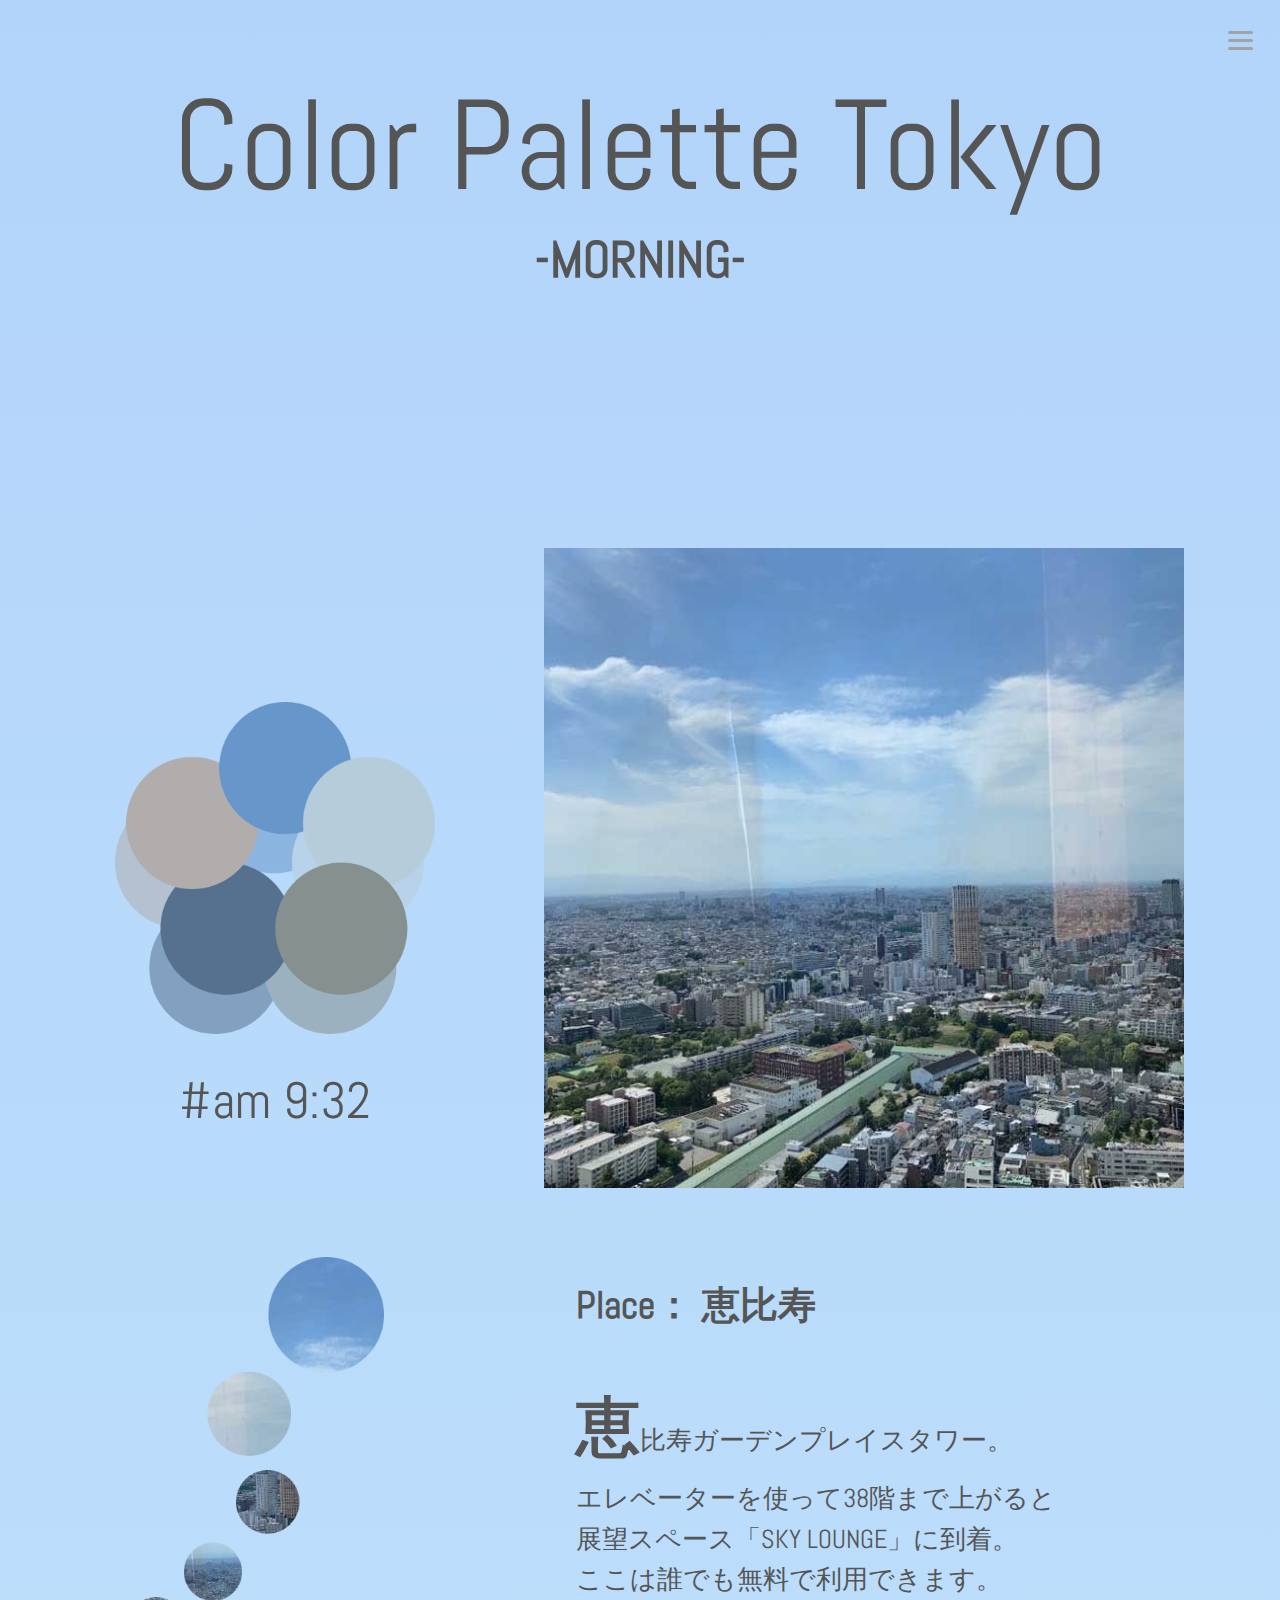
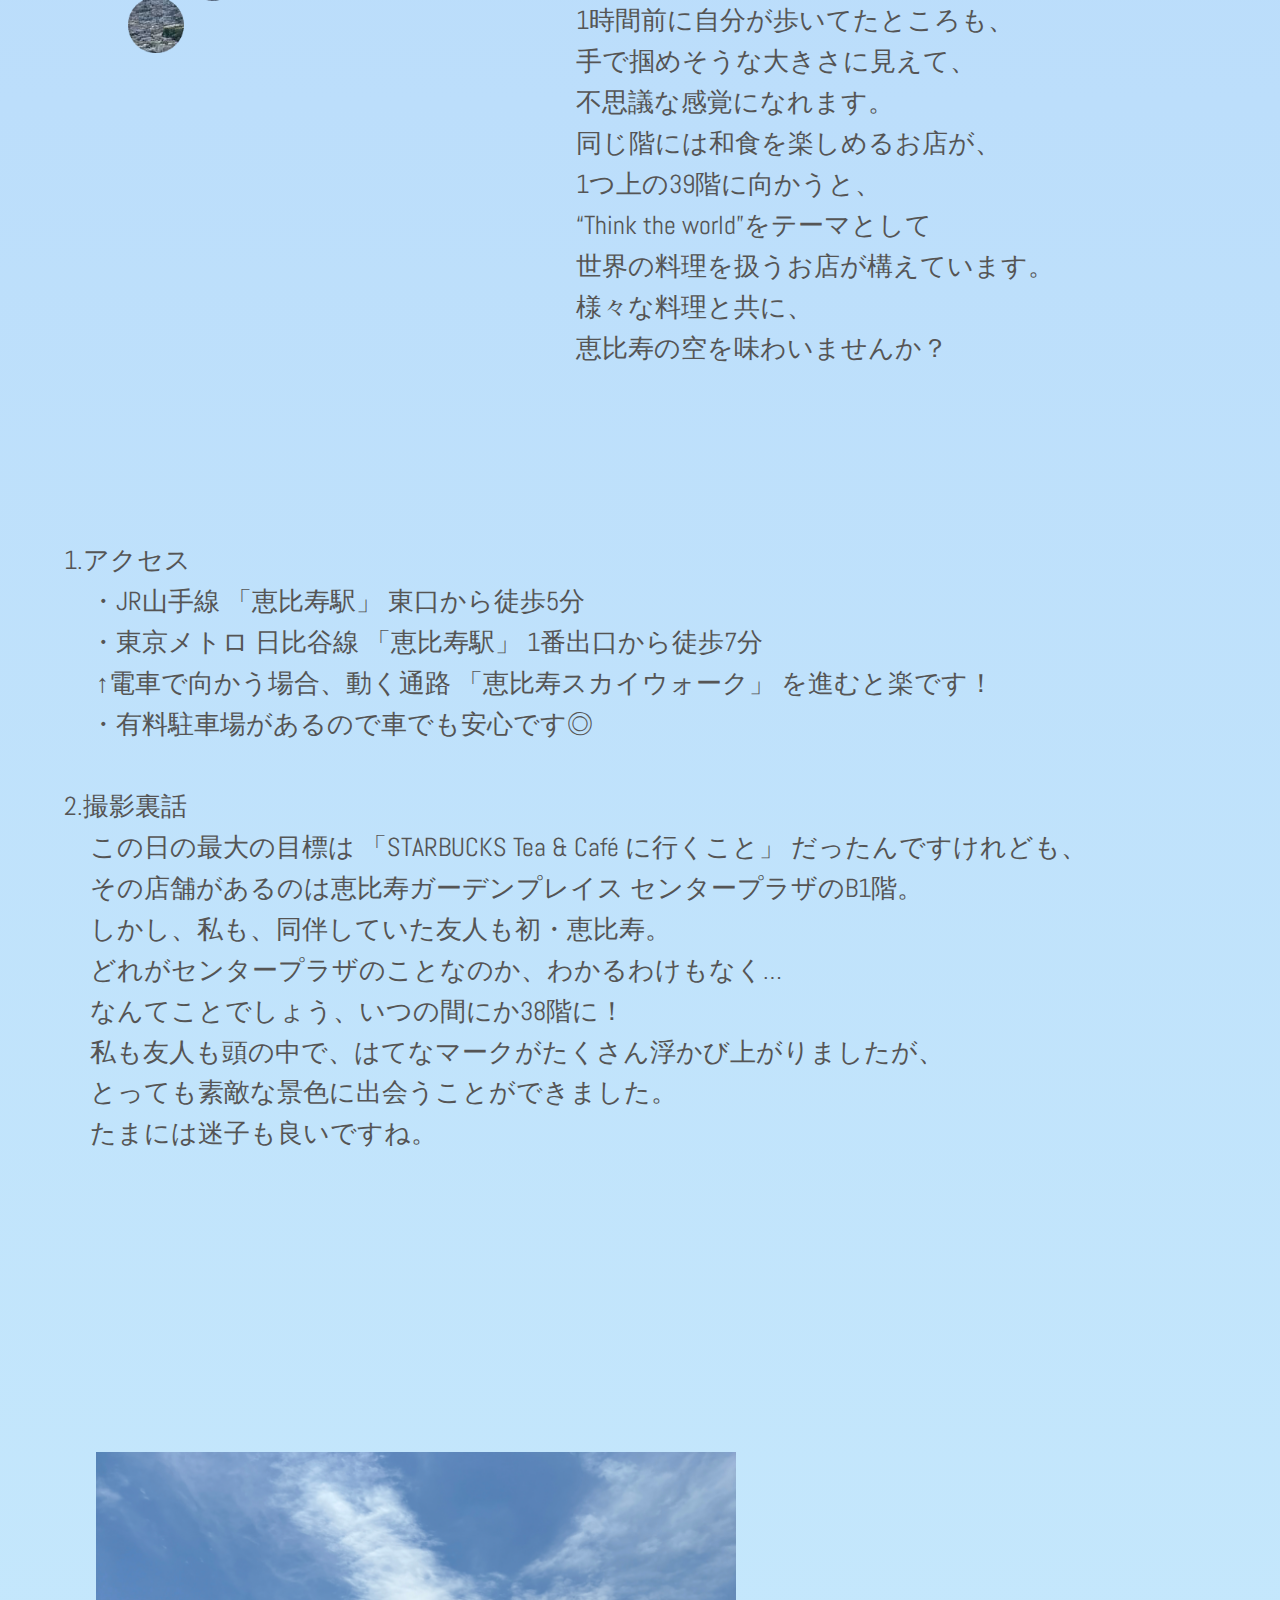
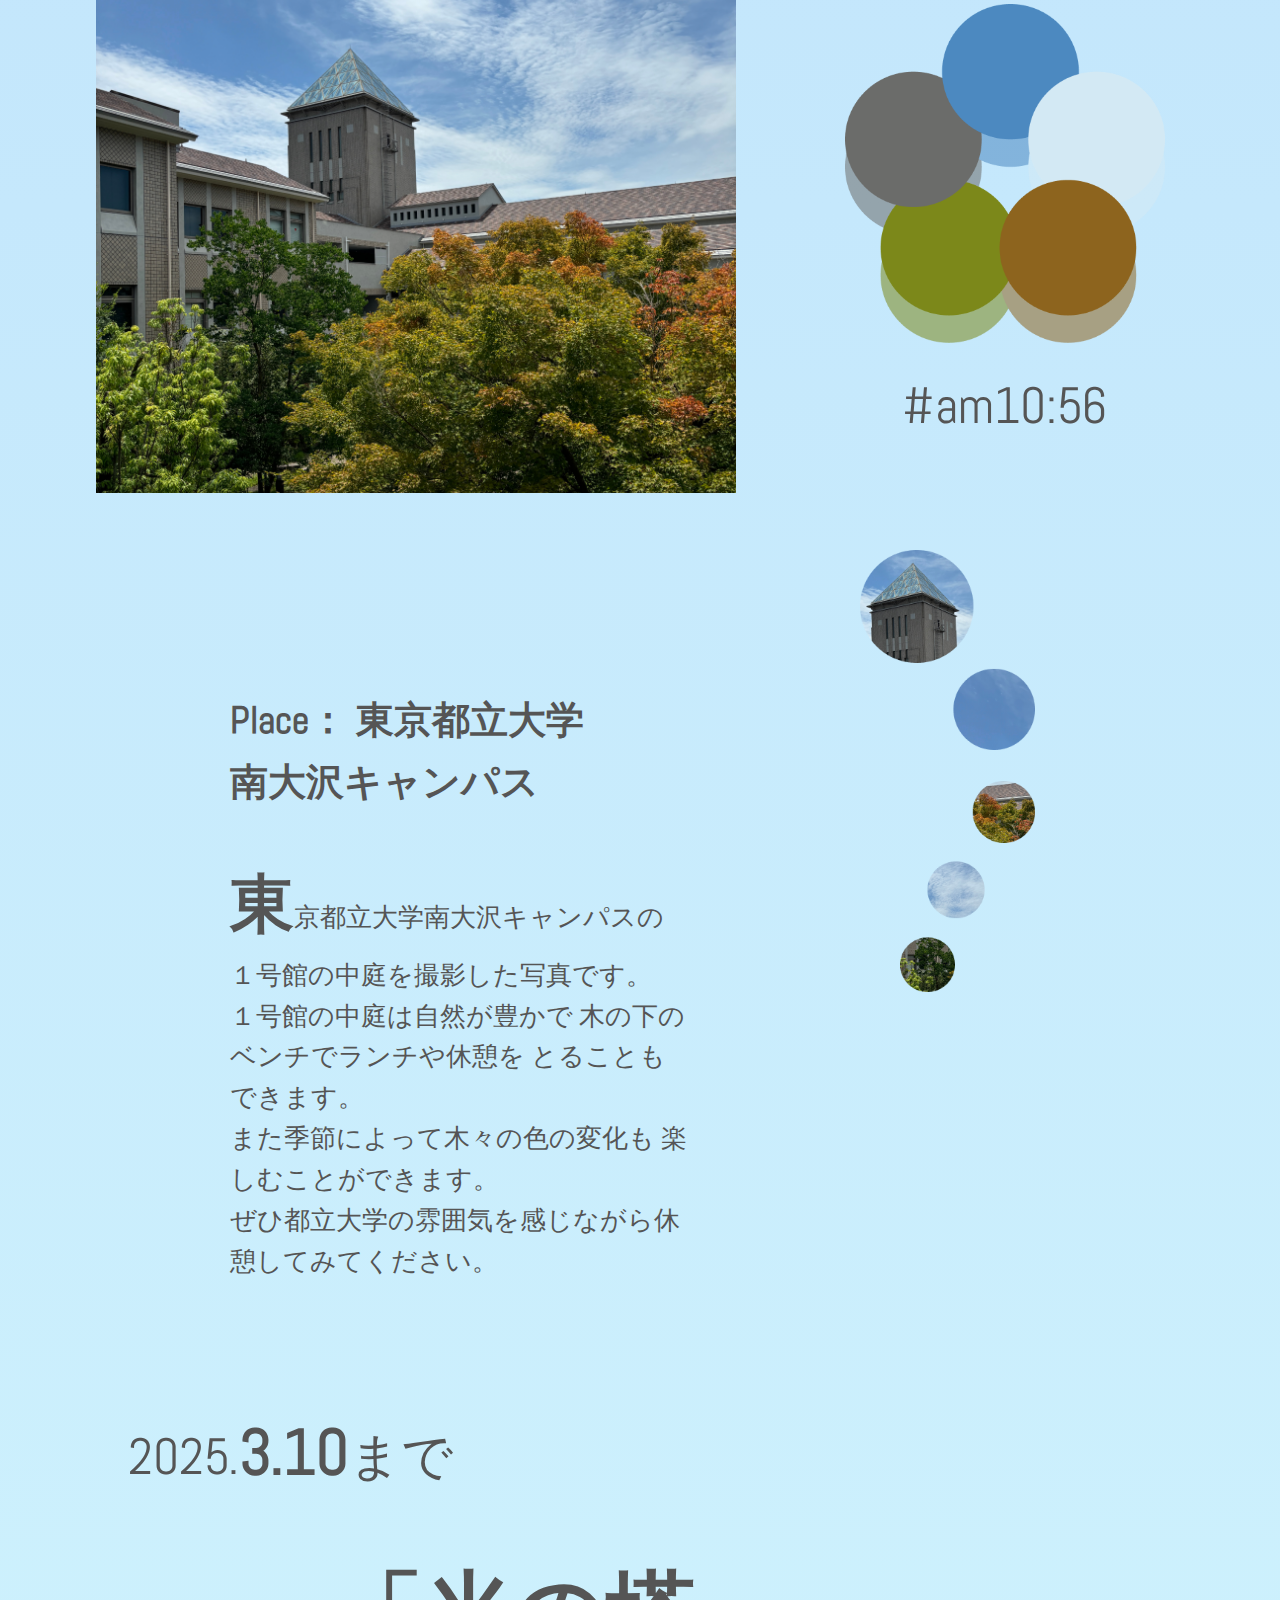
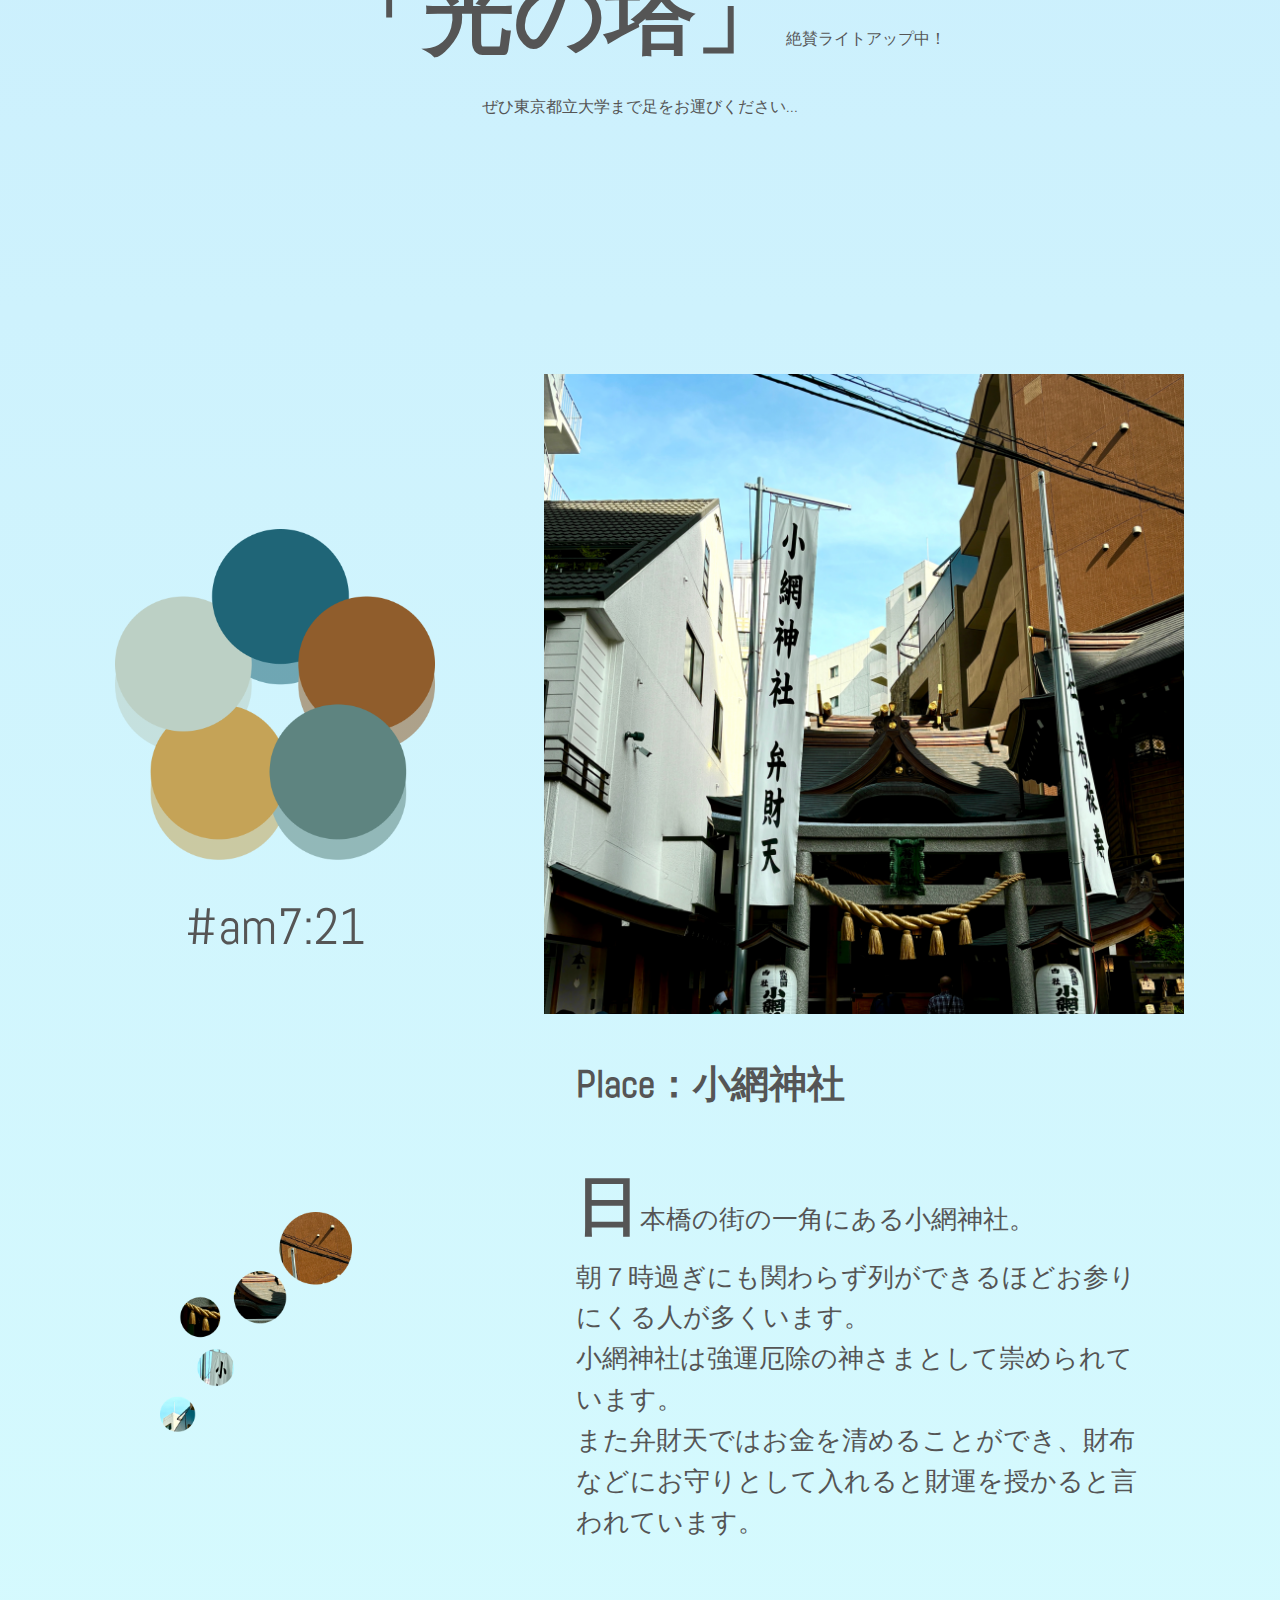
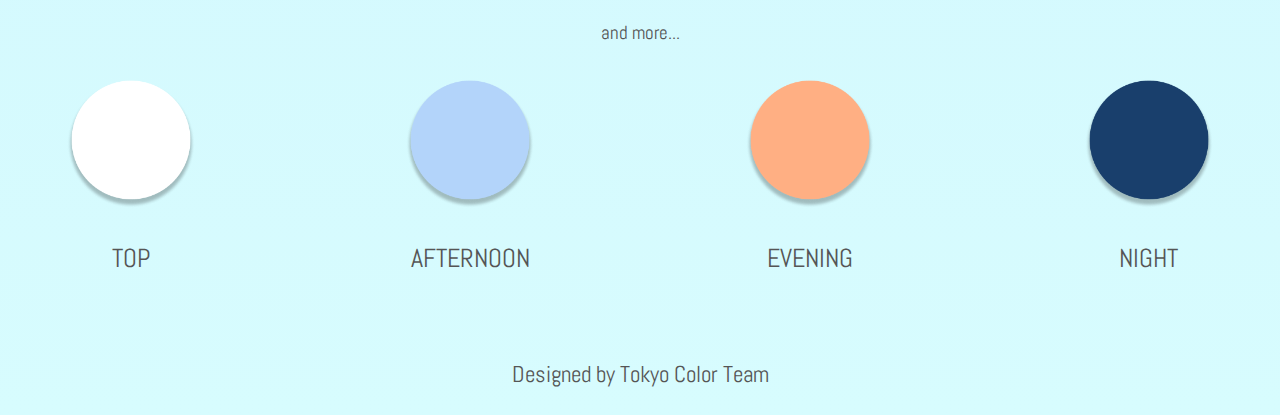
<file: docs/morning/index.html>
<!DOCTYPE html>
<html lang="ja">
<head>
    <meta charset="UTF-8">
    <meta name="viewport" content="width=device-width, initial-scale=1.0">
    <title>Color Palette Tokyo</title>
    <link rel="stylesheet" href="../style.css">
    <link rel="stylesheet" href="https://fonts.googleapis.com/css2?family=Abel&display=swap">
    <script src="../script.js"></script>
</head>

<body class="body-morning">

    <!--ローディング画面-->
    <div id="loading">
        <div class="load-logo"></div>
    </div>

    <!--ローディングコンテンツ-->
    <div class="gallery">
        <div class="item">
            <div alt="" class="img_load"></div>
        </div>
        <div class="item">
            <div alt="" class="img_load"></div>
        </div>
    </div>

    <div class="hamburger-menu">
        <input type="checkbox" id = "menu-btn-check">
        <label for="menu-btn-check" class="menu-btn"><span></span></label>
        <!--ここからメニュー-->
        <div class="menu-content">
            <ul>
                <li>
                    <a href="../index.html">TOP</a>
                </li>
                <li>
                    <a href="index.html">MORNING</a>
                </li>
                <li>
                    <a href="../afternoon/index.html">AFTERNOON</a>
                </li>
                <li>
                    <a href="../evening/index.html">EVENING</a>
                </li>
                <li>
                    <a href="../night/index.html">NIGHT</a>
                </li>
            </ul>
        </div>
        <!--ここまでメニュー-->
    </div>

    <header class="header2">
        <a class="no-change" href="../index.html" style="text-decoration: none;">Color Palette Tokyo</a>
    </header>

    <h3>-MORNING-</h3>
    
    <div class="section1">
        <img src="images/web_mo_ebisu.png" alt="morning_1" class="seen1"  id="mo_1">
        <img src="images/web_mo_flower1.png" alt="morning_color1" class="color-flower1">
        <p class="time-color1">#am 9:32</p>

        <div class="im-ni1">
            <img src="images/web_mo_drops1.png" alt="morning_colorcircle1" class="drops1">
            <p class="color-text1"><span style="font-size: 3vw;">Place： 恵比寿</span><br>
                <br>
                <span class="kaigyo"><span style=font-size:5vw>恵</span>比寿ガーデンプレイスタワー。</span>
                <span class="kaigyo">エレベーターを使って38階まで上がると</span>
                <span class="kaigyo">展望スペース「SKY LOUNGE」に到着。</span>
                <span class="kaigyo">ここは誰でも無料で利用できます。</span>
                <span class="kaigyo">1時間前に自分が歩いてたところも、</span>
                <span class="kaigyo">手で掴めそうな大きさに見えて、</span>
                <span class="kaigyo">不思議な感覚になれます。</span>
                <span class="kaigyo">同じ階には和食を楽しめるお店が、</span>
                <span class="kaigyo">1つ上の39階に向かうと、</span>
                <span class="kaigyo">“Think the world”をテーマとして</span>
                <span class="kaigyo">世界の料理を扱うお店が構えています。</span>
                <span class="kaigyo">様々な料理と共に、</span>
                <span class="kaigyo">恵比寿の空を味わいませんか？</span>
                </p>
        </div>
    </div>

    <div>
        <p class="acsess"><br>
            <br>
            1.アクセス<br>
            　・JR山手線 「恵比寿駅」 東口から徒歩5分<br>
            　・東京メトロ 日比谷線 「恵比寿駅」 1番出口から徒歩7分<br>
            　 ↑電車で向かう場合、動く通路 「恵比寿スカイウォーク」 を進むと楽です！<br>
            　・有料駐車場があるので車でも安心です◎<br>
            <br>
            2.撮影裏話<br>
            　この日の最大の目標は 「STARBUCKS Tea & Café に行くこと」 だったんですけれども、<br>
            　その店舗があるのは恵比寿ガーデンプレイス センタープラザのB1階。<br>
            　しかし、私も、同伴していた友人も初・恵比寿。<br>
            　どれがセンタープラザのことなのか、わかるわけもなく…<br>
            　なんてことでしょう、いつの間にか38階に！<br>
            　私も友人も頭の中で、はてなマークがたくさん浮かび上がりましたが、<br>
            　とっても素敵な景色に出会うことができました。<br>
            　たまには迷子も良いですね。<br>
            <br></p>
    </div>

    <div class="section2">
        <img src="images/web_mo_campus.png" alt="morning_color2" class="seen2" id="mo_2">
        <img src="images/web_mo_flower2.png" alt="morning_color2" class="color-flower2">
        <p class="time-color2">#am10:56</p>

        <div class="im-ni2">
            <img src="images/web_mo_drops2.png" alt="morning_drops2" class="drops2">
            <p class="color-text2"><span style="font-size: 3vw;">Place： 東京都立大学<br>南大沢キャンパス</span><br>
                <br>
                <span style=font-size:5vw>東</span>京都立大学南大沢キャンパスの<br>
                １号館の中庭を撮影した写真です。<br>
                １号館の中庭は自然が豊かで
                木の下のベンチでランチや休憩を
                とることもできます。<br>
                また季節によって木々の色の変化も
                楽しむことができます。<br>
                ぜひ都立大学の雰囲気を感じながら休憩してみてください。<br>
                <br>
            </p>
        </div>
    </div>
    
    <div>
        <p class="senden">2025.<span style="font-size: 5vw;">3.10</span>まで<br>
            <div class="senden2">
            <span style="font-size: 7vw;">「光の塔」</span>絶賛ライトアップ中！<br>
            <br>
            ぜひ東京都立大学まで足をお運びください…
            </div>
    </div>

    <div class="section1">
        <img src="images/web_mo_koami.png" alt="morning_3" class="seen1" id="mo_3">
        <img src="images/web_mo_flower3.png" alt="morning_color3" class="color-flower1">
        <p class="time-color1">#am7:21</p>

        <div class="im-ni1">
            <img src="images/web_mo_drops3.png" alt="morning_colorcircle3" class="drops4" >
            <p class="color-text1"><span style="font-size: 3vw;">Place：小網神社 </span><br>
    
                <br>
    
                <span style=font-size:5vw>日</span>本橋の街の一角にある小網神社。<br>
                朝７時過ぎにも関わらず列ができるほどお参りにくる人が多くいます。<br>
                小網神社は強運厄除の神さまとして崇められています。<br>
                また弁財天ではお金を清めることができ、財布などにお守りとして入れると財運を授かると言われています。
                </p>
        </div>
    </div>


    <div class="more">
            <p>and more...</p>
        <div class="more-palette">
            <div class="circle">
                <a href="../index.html"><img src="../images/web_more_top.png" alt="icon-top" class="more-icon"></a>
                <p class="more-text">TOP</p>
            </div>
            <div class="circle">
                <a href="../afternoon/index.html"><img src="../images/web_more_afternoon.png" alt="icon-afternonn" class="more-icon"></a>
                <p class="more-text">AFTERNOON</p>
            </div>
            <div class="circle">
                <a href="../evening/index.html"><img src="../images/web_more_evening.png" alt="icon-evening" class="more-icon"></a>
                <p class="more-text">EVENING</p>
            </div>
            <div class="circle">
                <a href="../night/index.html"><img src="../images/web_more_night.png" alt="icon-night" class="more-icon"></a>
                <p class="more-text">NIGHT</p>
            </div>
        </div>
    </div>

    <footer>
        <p>Designed by Tokyo Color Team</p>
    </footer> 
</body>
</html>
</file>
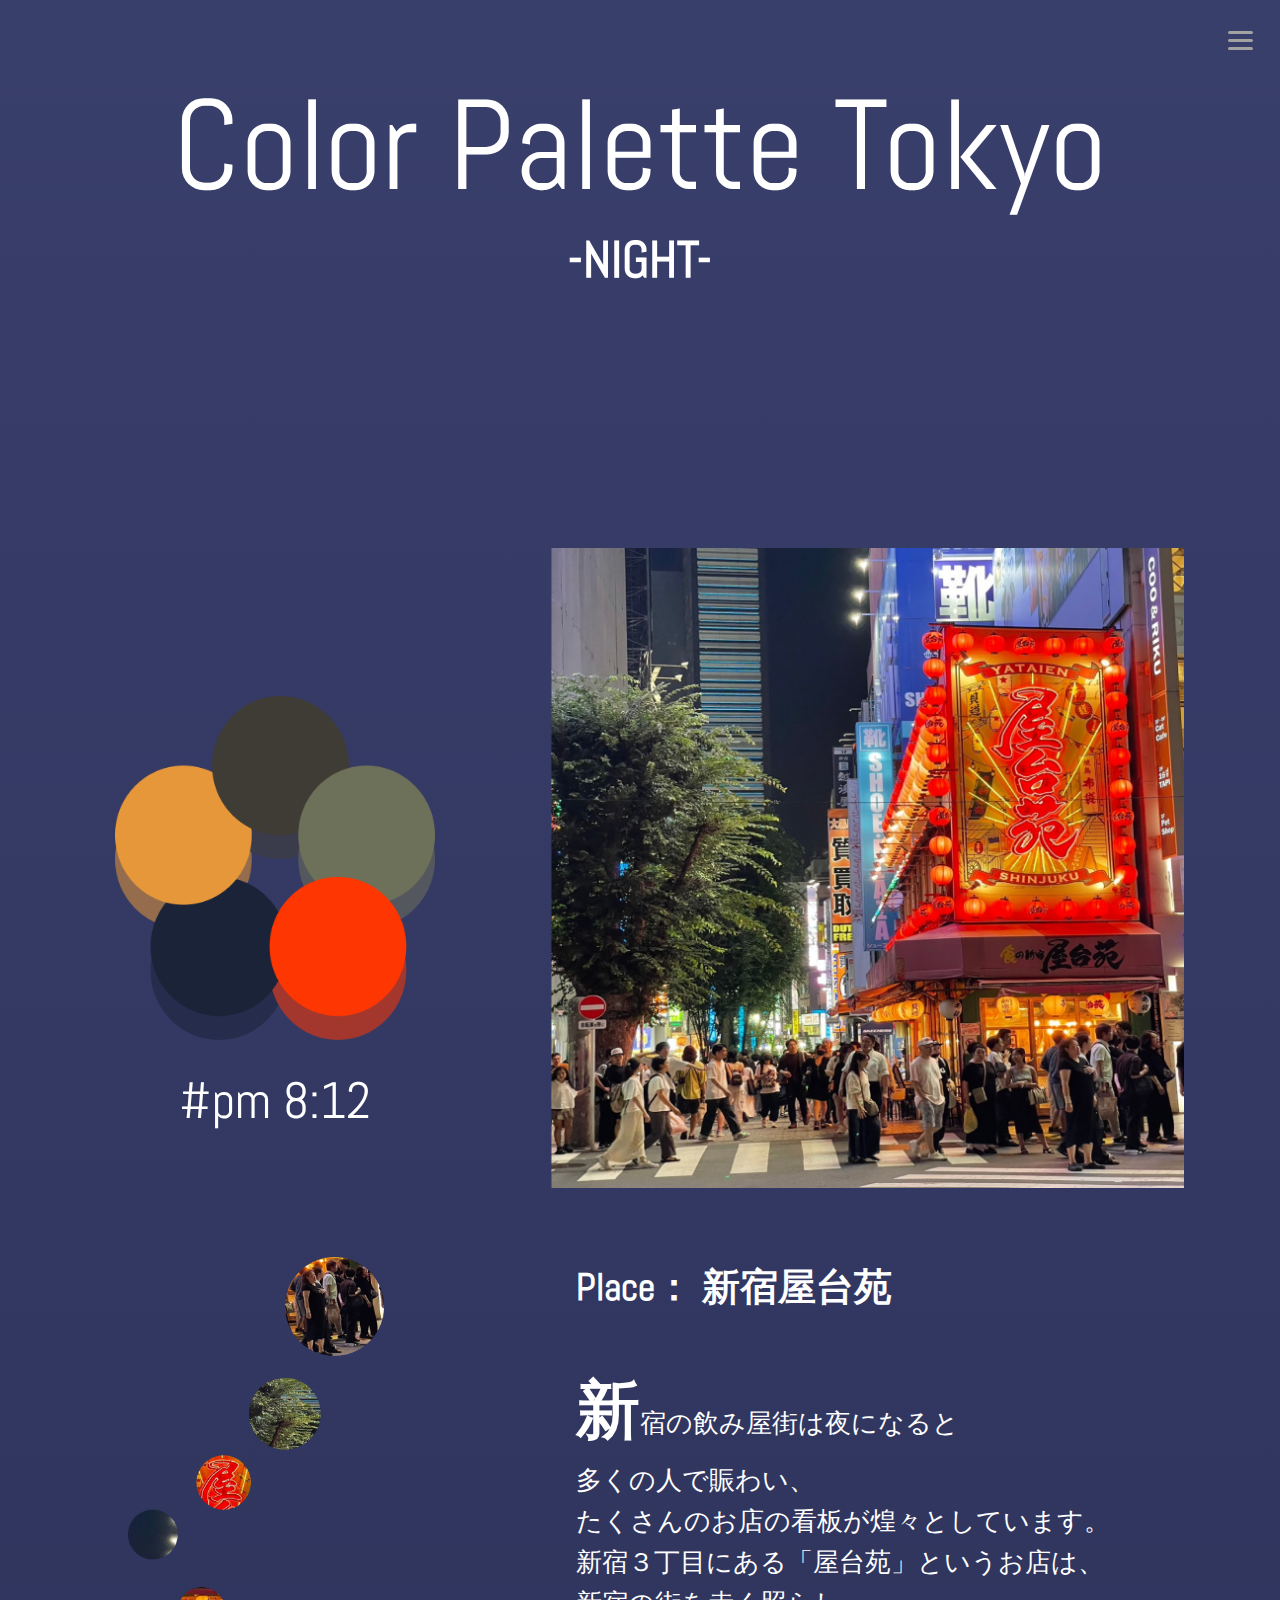
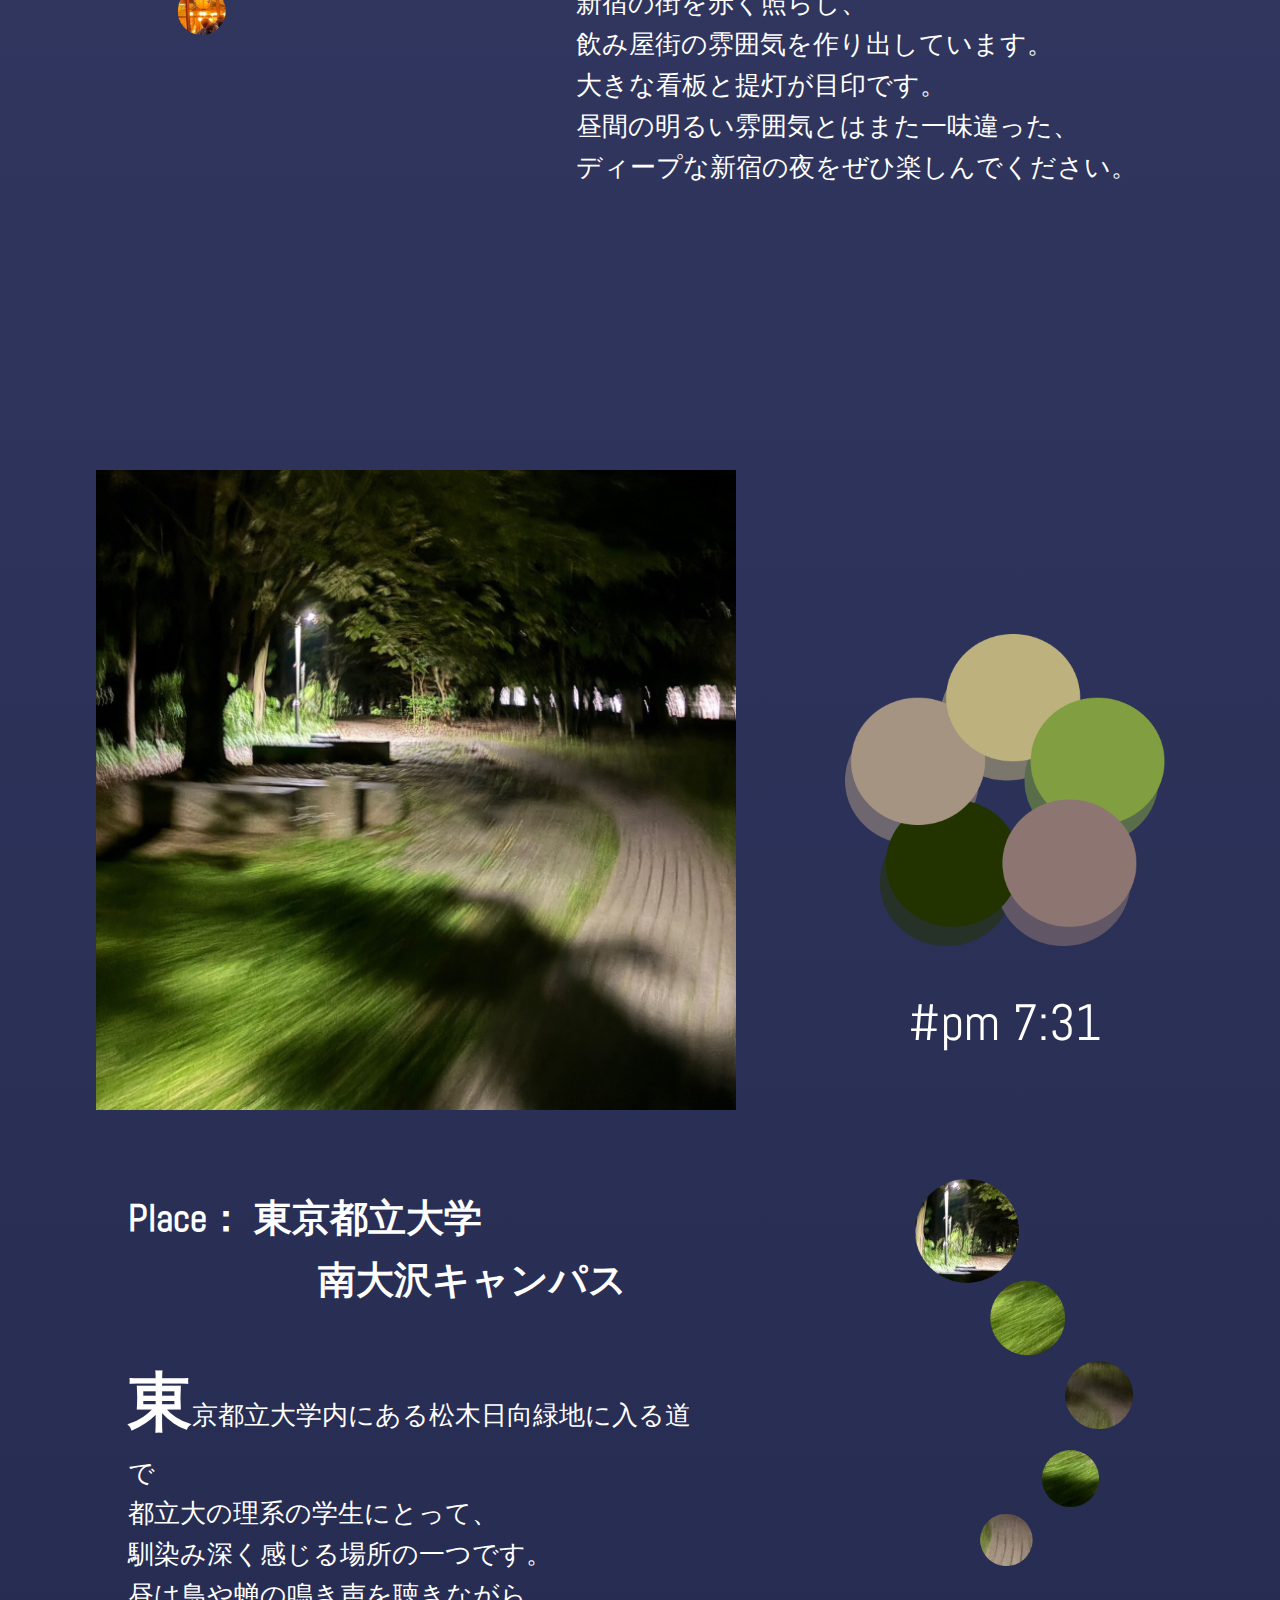
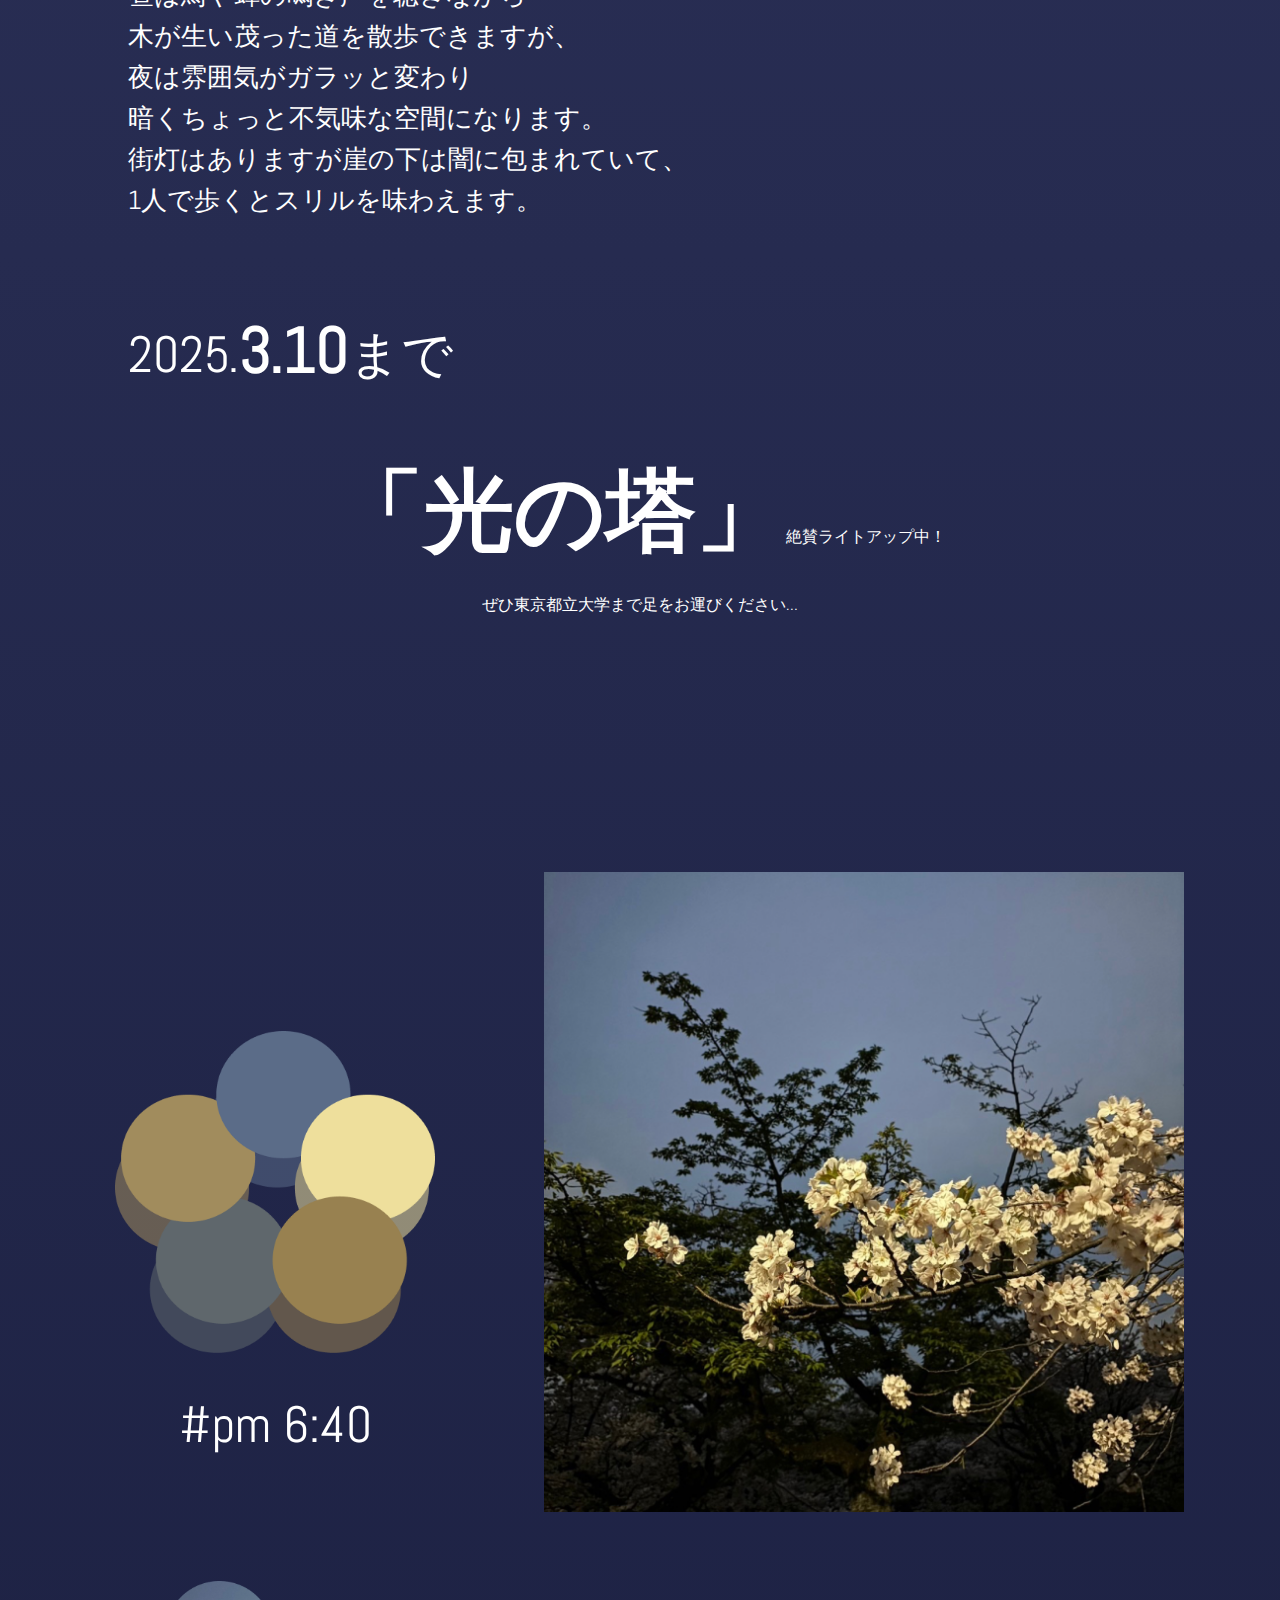
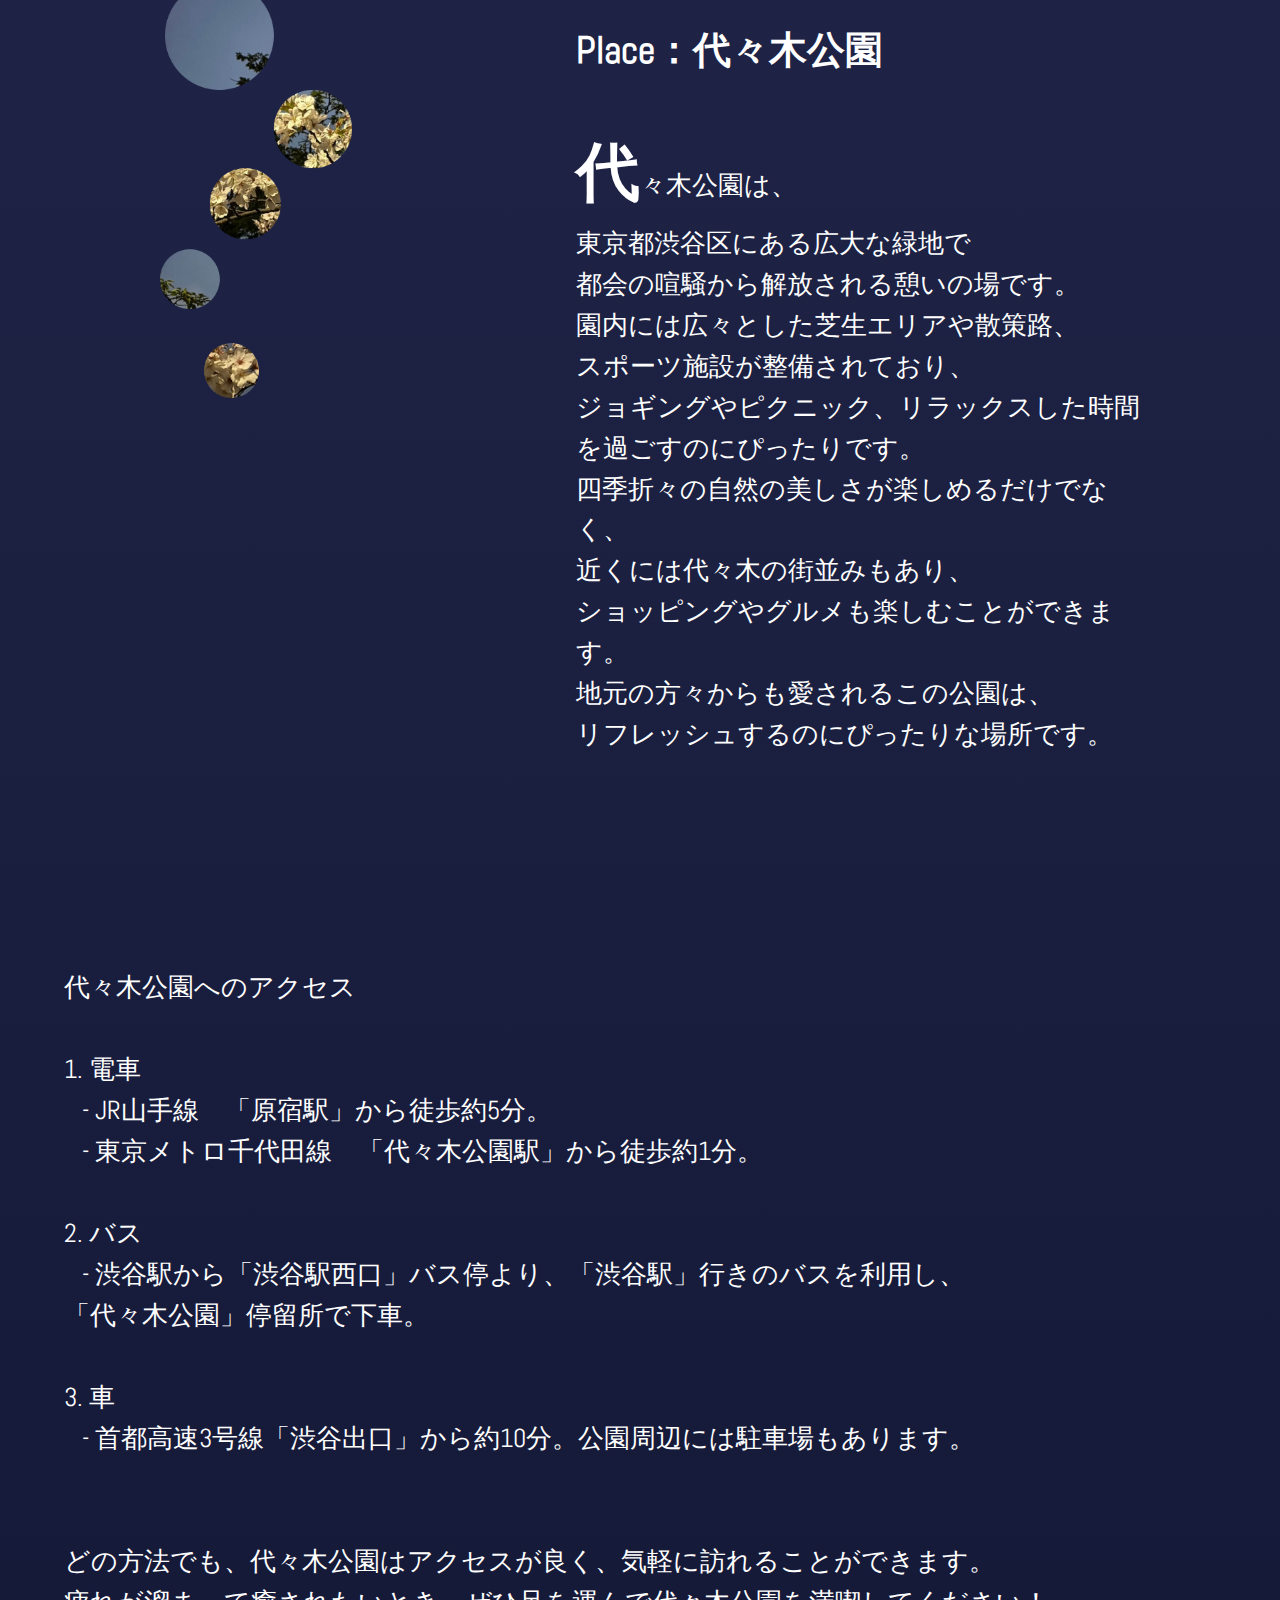
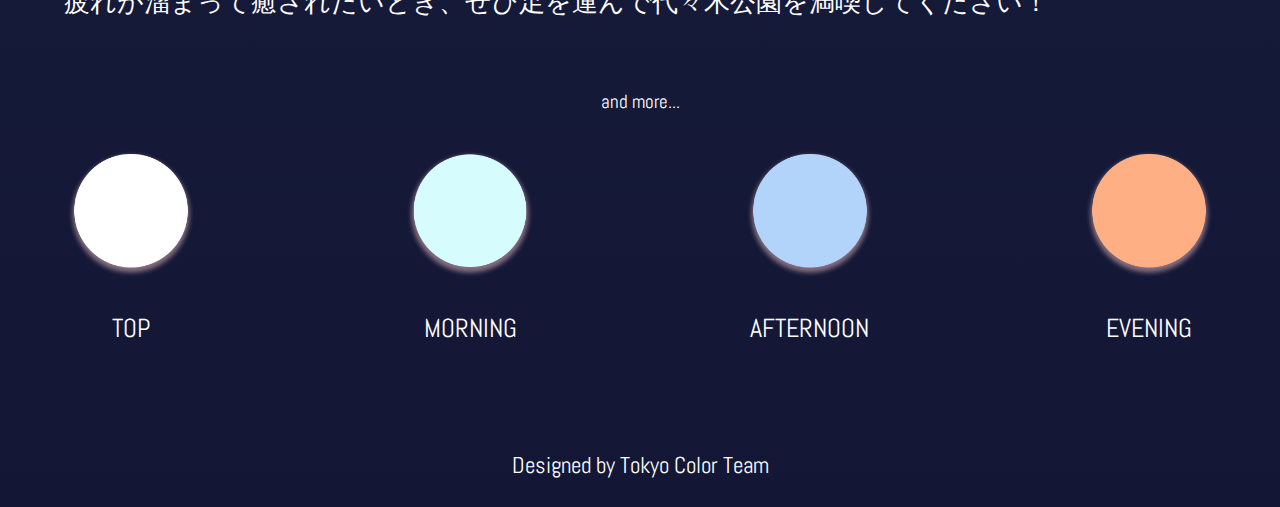
<file: docs/night/index.html>
<!DOCTYPE html>
<html lang="ja">
<head>
    <meta charset="UTF-8">
    <meta name="viewport" content="width=device-width, initial-scale=1.0">
    <title>Color Palette Tokyo</title>
    <link rel="stylesheet" href="../style.css">
    <link rel="stylesheet" href="https://fonts.googleapis.com/css2?family=Abel&display=swap">
    <script src="../script.js"></script>
</head>

<body class="body-night">

    <!--ローディング画面-->
    <div id="loading">
        <div class="load-logo"></div>
    </div>

    <!--ローディングコンテンツ-->
    <div class="gallery">
        <div class="item">
            <div alt="" class="img_load"></div>
        </div>
        <div class="item">
            <div alt="" class="img_load"></div>
        </div>
    </div>

    <div class="hamburger-menu">
        <input type="checkbox" id = "menu-btn-check">
        <label for="menu-btn-check" class="menu-btn"><span></span></label>
        <!--ここからメニュー-->
        <div class="menu-content">
            <ul>
                <li>
                    <a href="../index.html">TOP</a>
                </li>
                <li>
                    <a href="../morning/index.html">MORNING</a>
                </li>
                <li>
                    <a href="../afternoon/index.html">AFTERNOON</a>
                </li>
                <li>
                    <a href="../evening/index.html">EVENING</a>
                </li>
                <li>
                    <a href="index.html">NIGHT</a>
                </li>
            </ul>
        </div>
        <!--ここまでメニュー-->
    </div>

    <header class="header2">
        <a class="no-change-n" href="../index.html" style="text-decoration: none;">Color Palette Tokyo</a>
    </header>

    <h3>-NIGHT-</h3>
    
    <div class="section1">
        <img src="images/web_ni_yataien.png" alt="night_1" class="seen1"  id="n_1">
        <img src="images/web_ni_color1.png" alt="night_color1" class="color-flower1">
        <p class="time-color1">#pm 8:12</p>

        <div class="im-ni1">
            <img src="images/web_ni_colorcircle1.png" alt="night_colorcircle1" class="drops1">
            <p class="color-text1"><span style="font-size: 3vw;">Place： 新宿屋台苑</span><br>
                <br>
                <span class="kaigyo"><span style=font-size:5vw>新</span>宿の飲み屋街は夜になると</span>
                <span class="kaigyo">多くの人で賑わい、</span>
                <span class="kaigyo">たくさんのお店の看板が煌々としています。</span>
                <span class="kaigyo">新宿３丁目にある「屋台苑」というお店は、</span>
                <span class="kaigyo">新宿の街を赤く照らし、</span>
                <span class="kaigyo">飲み屋街の雰囲気を作り出しています。</span>
                <span class="kaigyo">大きな看板と提灯が目印です。</span>
                <span class="kaigyo">昼間の明るい雰囲気とはまた一味違った、</span>
                <span class="kaigyo">ディープな新宿の夜をぜひ楽しんでください。</span>
                
            </p>
        </div>
    </div>

    <div class="section2">
        <img src="images/web_ni_campus.png" alt="night_color2" class="seen2" id="n_2">
        <img src="images/web_ni_flower2.png" alt="night_color2" class="color-flower2">
        <p class="time-color2">#pm 7:31</p>

        <div class="im-ni2">
            <img src="images/web_ni_drops2.png" alt="night_drops2" class="drops2">
            <p class="color-text2"><span style="font-size: 3vw;">Place： 東京都立大学<br>　　　　　南大沢キャンパス</span><br>
                <br>
                <span class="kaigyo"><span style=font-size:5vw>東</span>京都立大学内にある松木日向緑地に入る道で</span>
                <span class="kaigyo">都立大の理系の学生にとって、</span>
                <span class="kaigyo">馴染み深く感じる場所の一つです。</span>
                <span class="kaigyo">昼は鳥や蝉の鳴き声を聴きながら</span>
                <span class="kaigyo">木が生い茂った道を散歩できますが、</span>
                <span class="kaigyo">夜は雰囲気がガラッと変わり</span>
                <span class="kaigyo">暗くちょっと不気味な空間になります。</span>
                <span class="kaigyo">街灯はありますが崖の下は闇に包まれていて、</span>
                <span class="kaigyo">1人で歩くとスリルを味わえます。</span>
            </p>
        </div>
    </div>
    
    <div>
        <p class="senden">2025.<span style="font-size: 5vw;">3.10</span>まで<br>
            <div class="senden2">
            <span style="font-size: 7vw;">「光の塔」</span>絶賛ライトアップ中！<br>
            <br>
            ぜひ東京都立大学まで足をお運びください…
            </div>
    </div>

    <div class="section1">
        <img src="images/web_ni_yoyogi.png" alt="night_1" class="seen1" id="n_3">
        <img src="images/web_ni_flower3.png" alt="night_color1" class="color-flower1">
        <p class="time-color1">#pm 6:40</p>

        <div class="im-ni1">
            <img src="images/web_ni_drops3.png" alt="night_colorcircle3" class="drops3">
            <p class="color-text1"><span style="font-size: 3vw;">Place：代々木公園 </span><br>
                <br>
                <span class="kaigyo"><span style=font-size:5vw>代</span>々木公園は、</span>
                <span class="kaigyo">東京都渋谷区にある広大な緑地で</span>
                <span class="kaigyo">都会の喧騒から解放される憩いの場です。</span>
                <span class="kaigyo">園内には広々とした芝生エリアや散策路、</span>
                <span class="kaigyo">スポーツ施設が整備されており、</span>
                <span class="kaigyo">ジョギングやピクニック、リラックスした時間を<span class="kaigyo">過ごすのにぴったりです。</span></span>
                <span class="kaigyo">四季折々の自然の美しさが楽しめるだけでなく、</span>
                <span class="kaigyo">近くには代々木の街並みもあり、</span>
                <span class="kaigyo">ショッピングやグルメも楽しむことができます。</span>
                <span class="kaigyo">地元の方々からも愛されるこの公園は、</span>
                <span class="kaigyo">リフレッシュするのにぴったりな場所です。</span>
                <span class="kaigyo"></span>
                <span class="kaigyo"></span>
                <span class="kaigyo"></span>
            </p>
        </div>
    </div>

    <div>
        <p class="acsess"><br><br><br>代々木公園へのアクセス<br>
            <br>
            1. 電車<br>
               - JR山手線　「原宿駅」から徒歩約5分。<br>
               - 東京メトロ千代田線　「代々木公園駅」から徒歩約1分。<br>
            <br>
            2. バス<br>
               - 渋谷駅から「渋谷駅西口」バス停より、「渋谷駅」行きのバスを利用し、<br>「代々木公園」停留所で下車。<br>
            <br>
            3. 車<br>
               - 首都高速3号線「渋谷出口」から約10分。公園周辺には駐車場もあります。<br>
            <br>
            <br>
            どの方法でも、代々木公園はアクセスが良く、気軽に訪れることができます。<br>
            疲れが溜まって癒されたいとき、ぜひ足を運んで代々木公園を満喫してください！
        </p>
    </div>

    <div class="more">
            <p>and more...</p>
        <div class="more-palette">
            <div class="circle">
                <a href="../index.html"><img src="images/web_more_top-n.png" alt="icon-top" class="more-icon"></a>
                <p class="more-text">TOP</p>
            </div>
            <div class="circle">
                <a href="../morning/index.html"><img src="images/web_more_morning-n.png" alt="icon-morning" class="more-icon"></a>
                <p class="more-text">MORNING</p>
            </div>
            <div class="circle">
                <a href="../afternoon/index.html"><img src="images/web_more_afternoon-n.png" alt="icon-afternonn" class="more-icon"></a>
                <p class="more-text">AFTERNOON</p>
            </div>
            <div class="circle">
                <a href="../evening/index.html"><img src="images/web_more_evening-n.png" alt="icon-evening" class="more-icon"></a>
                <p class="more-text">EVENING</p>
            </div>
        </div>
    </div>
    　<footer>
        <p>Designed by Tokyo Color Team</p>
    </footer>
</body>
</html>
</file>
<file: docs/style.css>
body {
    text-align: center;
    font-family: 'Abel', sans-serif;
    background-color: #fff;
    margin: 0;
    padding: 0;
}

/*ハンバーガーメニュー*/

.menu-btn {
    position: fixed;
    top: 10px;
    right: 10px;
    display: flex;
    height: 60px;
    width: 60px;
    align-items: center;
    z-index: 90;
    background-color: rgba(255,255,255,0);
    justify-content:center ;
}

.menu-btn span,
.menu-btn span:before,
.menu-btn span:after {
    content: '';
    display: block;
    height: 3px;
    width: 25px;
    border-radius: 3px;
    background-color: rgb(162, 162, 162);
    position: absolute;
}

.menu-btn span:before{
    bottom: 8px;
}

.menu-btn span:after{
    top: 8px;
}

#menu-btn-check:checked ~ .menu-btn span {
    background-color: rgba(255,255,255,0);
}

#menu-btn-check:checked ~ .menu-btn span:before{
    bottom: 0;
    transform: rotate(45deg);
}

#menu-btn-check:checked ~ .menu-btn span:after{
    top: 0;
    transform: rotate(-45deg);
}

#menu-btn-check {
    display: none;
}

.menu-content{
    width: 100%;
    height: 100%;
    position: fixed;
    top: 0;
    left: 100%;
    z-index: 80;
    background-color: #3584bb;
    transition: all 0.5s;
}

.menu-content ul {
    padding: 70px 10px 0;
}

.menu-content ul li {
   border-bottom: solid 1px #ffffff;
   list-style: none;
}

.menu-content ul li a {
    display: block;
    width: 100%;
    font-size: 15px;
    box-sizing: border-box;
    color: #ffffff;
    text-decoration: none;
    padding: 9px 15px 10px 0;
    position: relative;
}

.menu-content ul li a::before {
    content: "";
    width: 7px;
    height: 7px;
    border-top: solid 2px #ffffff;
    border-right: solid 2px #ffffff;
    transform: rotate(45deg);
    position: absolute;
    right: 11px;
    top: 16px;
}

#menu-btn-check:checked ~ .menu-content {
    left: 0;
}

/*ここからローディング画面*/
#loading {
    width: 100vw;
    height: 100vh;
    transition: all 1s;
    background-color: #0bd;
    position: fixed;
    top: 0;
    left: 0;
    z-index: 9999;
}

.load-logo {
    width: 100px;
    height: 100px;
    margin: 200px auto;
    background-color: #fff;
    border-radius: 100%;
    animation: sk-scaleout 1.5s infinite ease-in-out;
}

@keyframes sk-scaleout {
    0% { 
        transform: scale(0); 
    }
    100% {
         transform: scale(1.0);
         opacity: 0;
    }
}

.gallery {
    display: grid;
    gap: .5rem;
    grid-template-columns: repeat(auto-fit, minmax(200px, 1fr));
}

.img_load {
    width: 100%;
    height: 0;
    object-fit: cover;
}

.loaded{
    opacity: 0;
    visibility: hidden;
}

/*タイトルColorPaletteTokyo*/

.header {
    font-size: 10vw;
    margin-bottom: 420px;
    margin-top: 300px;
    opacity: 0;
    transition: opacity 2s ease-in-out;
}

.no-change {
    color: #555;
}

.no-change-n {
    color: #fff;
}

/*タイトル下の文章*/

.maintext {
    font-size: 25px;
    transition: opacity 0.8s ease-in-out, transform 0.8s ease-in-out;
    transform: translateY(30px);
    opacity: 0;
}

.maintext.show{
    transform: translateY(0);
     opacity:  1.0;
    margin-bottom: 200px;
}

p {
    font-size: 1.2em;
    line-height: 1.6;
}

span {
    font-weight: bold;
}

/*ここからスクロールのやつ*/

.scroll-down{
    position: absolute;
    bottom: 1%;
    right: 85%;
    animation: arrowmove 1.0s ease-in-out infinite;/*矢印が動く速度、秒数はやめると動きも早くなる*/
    opacity: 0; /*最初は非表示*/
    transition: opacity 0.5s ease-in-out;
}

.scroll-down a {
    position: absolute;
    left: -24px;
    bottom: 17px;
    color: #000;
    writing-mode: vertical-lr;
    font-size: 14px;
    letter-spacing: .2em;
    text-decoration: none;
    text-transform: uppercase;
}

.scroll-down:before {
    content: "";
    position: absolute;
    bottom: 5px;
    right: -6px;
    width: 2px;
    height: 20px;
    background: #000;
    transform: skewX(-31deg);
}

.scroll-down:after {
    content: "";
    position: absolute;
    bottom: 5px;
    right: 0;
    width: 2px;
    height: 85px;
    background: #000;
}

@keyframes arrowmove {
    0%{bottom:1%;}
    50%{bottom: 5%;}
    00%{bottom: 1%;}
}

/*ここからアイコン系のとこ*/

.palette {
    display: flex;
    flex-direction: column;
    align-items: center;
}

.time-period {
    margin-top: 3em;
    transition: opacity 0.8s ease-in-out, transform 0.8s ease-in-out;
    transform: translateY(30px);
    opacity: 0;
}

.time-period.show{
    margin-top: 3em;
    transform: translateY(0);
     opacity:  1.0;
}


h2 {
    font-size: 1.5em;
    margin-bottom: 30px;
}

.images {
    display: flex;
    gap: 10vw; /* 画像間のスペース */
    color: gray;
}

.image {
    width: 100px; /*画像の幅*/
    height: 100px; /*画像の高さ*/
    object-fit: cover; /*画像がボックスに収まるように*/
    position: relative;
    top: 0;
}

.image:hover {
    top: -10px;
    transform: 0.3s
}

footer {
    margin-top: 50px;
    font-size: 1.5vw;
}

/*ここから各写真ページ*/
/*night*/

body.body-morning {
    color: #555;
    text-align: center;
    font-family: 'Abel', sans-serif;
    background: linear-gradient(0deg, #D7FCFE, #B3D4FA) ;
    margin: 0;
    padding: 0;
}

body.body-afternoon {
    color: #555;
    text-align: center;
    font-family: 'Abel', sans-serif;
    background: linear-gradient(0deg, #B3D4FA, #D7FCFE) ;
    margin: 0;
    padding: 0;
}

body.body-evening {
    color: #555;
    text-align: center;
    font-family: 'Abel', sans-serif;
    background: linear-gradient(0deg, #fff, #f7ba96) ;
    margin: 0;
    padding: 0;
}

body.body-night {
    color: #fff;
    text-align: center;
    font-family: 'Abel', sans-serif;
    background: linear-gradient(0deg, #131735, #393f6b) ;
    margin: 0;
    padding: 0;
}

.header2 {
    font-size: 10vw;
    margin-top: 5%;
}

h3{
    font-size: 4vw;
    margin-top: 0vw;
    margin-bottom: 15vw;
}

/*右に写真がある時*/
.section1 {
    margin-bottom: 40px;
    display: flex;
    justify-content: center;
    align-items: center;
    flex-wrap: wrap;
    margin-top: 20%;
}

.seen1 {
    width: 100%;
    max-width: 50%;
    height: auto;
    margin-left: 40%;
    margin-right: 5%;
}

.time-color1 {
    font-size: 4vw;
    margin-right: 57%;
    margin-top: -10%;
}

.color-flower1 {
    width: 25%;
    height: 25%;
    margin-right: 57%;
    margin-top: -50%;
}

.drops1{
    width: 20%;
    height: 20%;
    margin-right: 60%;
    margin-top: 5%
}

.color-text1 {
    font-size: 2vw;
    max-width: 45%;
    text-align: left;
    margin-left: 45%;
    margin-top: -30%;
}

.section2/*左に写真がある時*/ {
    margin-bottom: 40px;
    display: flex;
    justify-content: center;
    align-items: center;
    flex-wrap: wrap;
    margin-top: 20%;
}

.seen2 {
    width: 100%;
    max-width: 50%;
    height: auto;
    margin-left: 5%;
    margin-right: 40%;
}

.time-color2 {
    font-size: 4vw;
    margin-left: 57%;
    margin-top: -10%;
}

.color-flower2 {
    width: 25%;
    height: 25%;
    margin-left: 57%;
    margin-top: -50%;
}

.drops2 {
    width: 17%;
    height: 17%;
    margin-left: 60%;
    margin-top: 5%;
}

.drops3 {
    width: 15%;
    height: 15%;
    margin-right: 60%;
    margin-top: 5%
}

.drops4 {
    width: 15%;
    height: 15%;
    margin-right: 60%;
    margin-top: 15%
}


.color-text2 {
    font-size: 2vw;
    max-width: 45%;
    text-align: left;
    margin-left: 10%;
    margin-top: -30%;
}

.senden {
    text-align: left;
    margin-left: 10%;
    font-size: 4vw;
}

.acsess {
    text-align: left;
    font-size: 2vw;
    margin: 5%;
}

.more {
    margin-top: 3em;
}

.more-palette {
    display: flex;
    gap: 6vw;
    margin-top: 2em;
    flex-wrap: wrap;
    align-items: center;
    justify-content: space-around;
}

.circle {
    justify-content: center;
    text-align: center;
}

.more-icon {
    width: 10vw; /*画像の幅*/
    height: 10vw; /*画像の高さ*/
    object-fit: cover; /*画像がボックスに収まるように*/
    position: relative;
    top: 0;
}

.more-icon:hover {
    top: -10px;
    transform: 0.3s
}

.more-text {
    font-size: 2vw;
}

.kaigyo {
    display: inline-block;
    text-decoration: none;
    font-weight: lighter;
}
</file>
